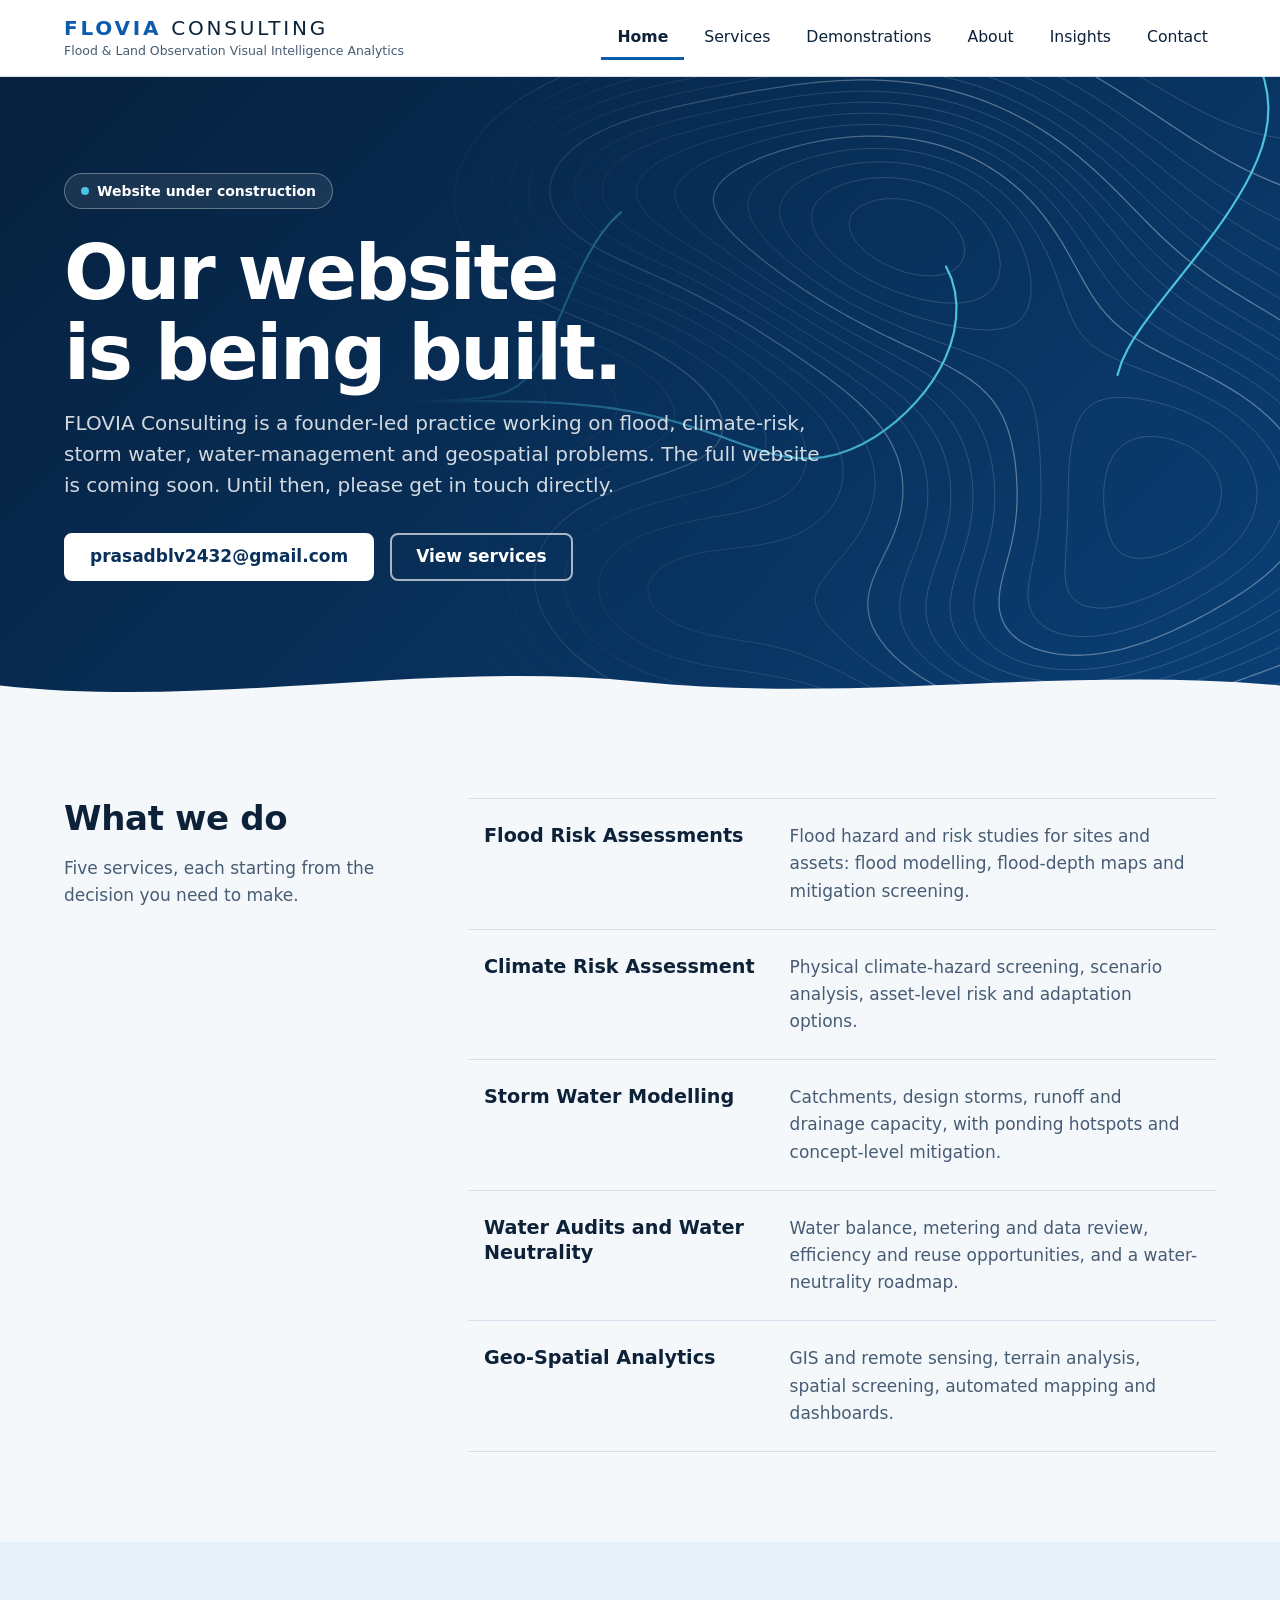
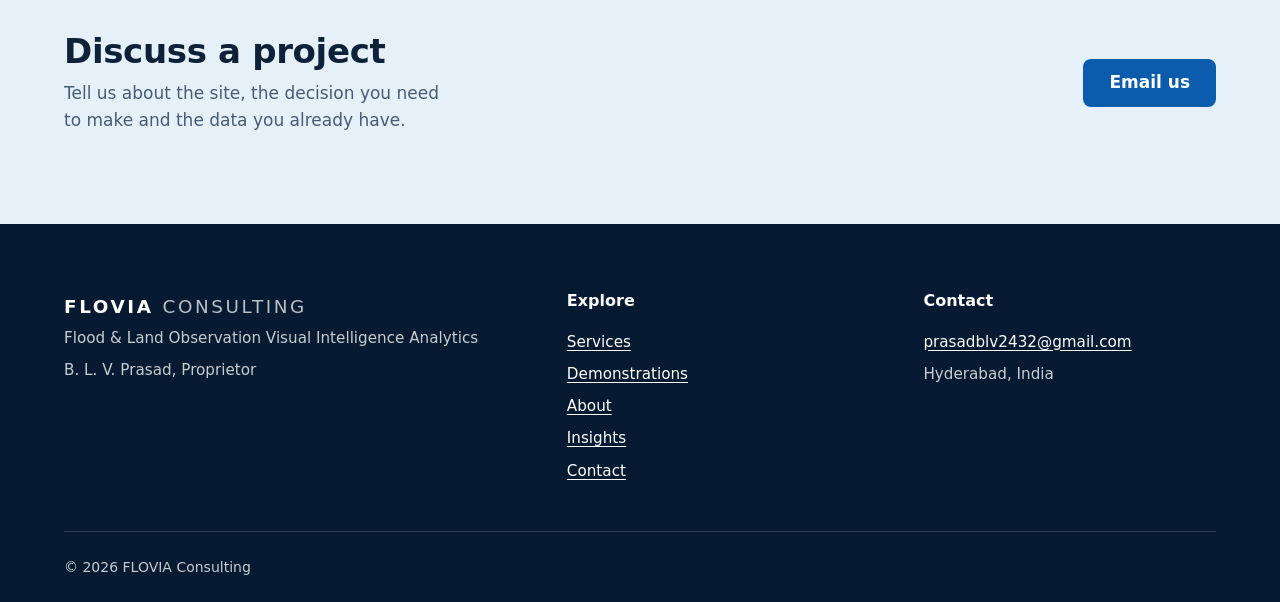
<file: index.html>
<!doctype html>
<html lang="en">
<head>
<meta charset="utf-8">
<meta name="viewport" content="width=device-width, initial-scale=1">
<title>FLOVIA Consulting | Website Under Construction</title>
<meta name="description" content="FLOVIA Consulting: flood risk assessments, climate risk assessment, storm water modelling, water audits and water neutrality, and geo-spatial analytics. Website under construction.">
<link rel="canonical" href="https://www.floviaconsulting.com/">
<meta name="theme-color" content="#0b5cad">
<!-- Placeholder favicon (lettermark). Replace with the FLOVIA logo when the file is available. -->
<link rel="icon" href="/assets/img/favicon.svg" type="image/svg+xml">
<link rel="stylesheet" href="/assets/css/site.css?v=2">
</head>
<body>
<a class="skip" href="#main">Skip to content</a>
<header class="site-header">
  <div class="wrap">
    <!-- LOGO SLOT: when the logo file is added at /assets/img/, replace the two text lines inside the link with
         <img src="/assets/img/logo.svg" alt="FLOVIA Consulting" height="40"> -->
    <a class="brand" href="/">
      <p class="wordmark">FLOVIA <span>Consulting</span></p>
      <p class="expansion">Flood &amp; Land Observation Visual Intelligence Analytics</p>
    </a>
    <nav class="main" aria-label="Main">
      <a href="/" aria-current="page">Home</a>
      <a href="/services/">Services</a>
      <a href="/demonstrations/">Demonstrations</a>
      <a href="/about/">About</a>
      <a href="/insights/">Insights</a>
      <a href="/contact/">Contact</a>
    </nav>
  </div>
</header>

<main id="main">
  <section class="hero hero--home">
    <div class="wrap">
      <span class="status" role="status">Website under construction</span>
      <h1>Our website is being built.</h1>
      <p class="lede">FLOVIA Consulting is a founder-led practice working on flood, climate-risk, storm water, water-management and geospatial problems. The full website is coming soon. Until then, please get in touch directly.</p>
      <div class="actions">
        <a class="btn btn-primary" href="mailto:prasadblv2432@gmail.com?subject=Project%20enquiry%20-%20FLOVIA%20Consulting">prasadblv2432@gmail.com</a>
        <a class="btn btn-secondary" href="/services/">View services</a>
      </div>
    </div>
    <svg class="hero-wave" viewBox="0 0 1440 56" preserveAspectRatio="none" aria-hidden="true"><path d="M0 30 C240 56 480 2 720 26 C960 50 1200 8 1440 30 V56 H0 Z"/></svg>
  </section>
  <section class="section" aria-labelledby="svc-h">
    <div class="wrap split">
      <div>
        <h2 id="svc-h">What we do</h2>
        <p>Five services, each starting from the decision you need to make.</p>
      </div>
      <ul class="svc-list">
        <li><a href="/services/flood-risk-assessments.html"><span class="svc-name">Flood Risk Assessments</span><span class="svc-desc">Flood hazard and risk studies for sites and assets: flood modelling, flood-depth maps and mitigation screening.</span></a></li>
        <li><a href="/services/climate-risk-assessment.html"><span class="svc-name">Climate Risk Assessment</span><span class="svc-desc">Physical climate-hazard screening, scenario analysis, asset-level risk and adaptation options.</span></a></li>
        <li><a href="/services/storm-water-modelling.html"><span class="svc-name">Storm Water Modelling</span><span class="svc-desc">Catchments, design storms, runoff and drainage capacity, with ponding hotspots and concept-level mitigation.</span></a></li>
        <li><a href="/services/water-audits-and-water-neutrality.html"><span class="svc-name">Water Audits and Water Neutrality</span><span class="svc-desc">Water balance, metering and data review, efficiency and reuse opportunities, and a water-neutrality roadmap.</span></a></li>
        <li><a href="/services/geo-spatial-analytics.html"><span class="svc-name">Geo-Spatial Analytics</span><span class="svc-desc">GIS and remote sensing, terrain analysis, spatial screening, automated mapping and dashboards.</span></a></li>
      </ul>
    </div>
  </section>
  <section class="section band" aria-labelledby="cta-h">
    <div class="wrap cta">
      <div>
        <h2 id="cta-h">Discuss a project</h2>
        <p>Tell us about the site, the decision you need to make and the data you already have.</p>
      </div>
      <div><a class="btn btn-primary" href="mailto:prasadblv2432@gmail.com?subject=Project%20enquiry%20-%20FLOVIA%20Consulting">Email us</a></div>
    </div>
  </section>
</main>

<footer class="site-footer">
  <div class="wrap">
    <div class="footer-grid">
      <div>
        <p class="wordmark">FLOVIA <span>Consulting</span></p>
        <p>Flood &amp; Land Observation Visual Intelligence Analytics</p>
        <p>B. L. V. Prasad, Proprietor</p>
      </div>
      <div>
        <h2>Explore</h2>
        <ul>
          <li><a href="/services/">Services</a></li>
          <li><a href="/demonstrations/">Demonstrations</a></li>
          <li><a href="/about/">About</a></li>
          <li><a href="/insights/">Insights</a></li>
          <li><a href="/contact/">Contact</a></li>
        </ul>
      </div>
      <div>
        <h2>Contact</h2>
        <ul>
          <li><a href="mailto:prasadblv2432@gmail.com">prasadblv2432@gmail.com</a></li>
          <li>Hyderabad, India</li>
        </ul>
      </div>
    </div>
    <div class="footer-base">
      <p>&copy; 2026 FLOVIA Consulting</p>
    </div>
  </div>
</footer>
</body>
</html>
</file>
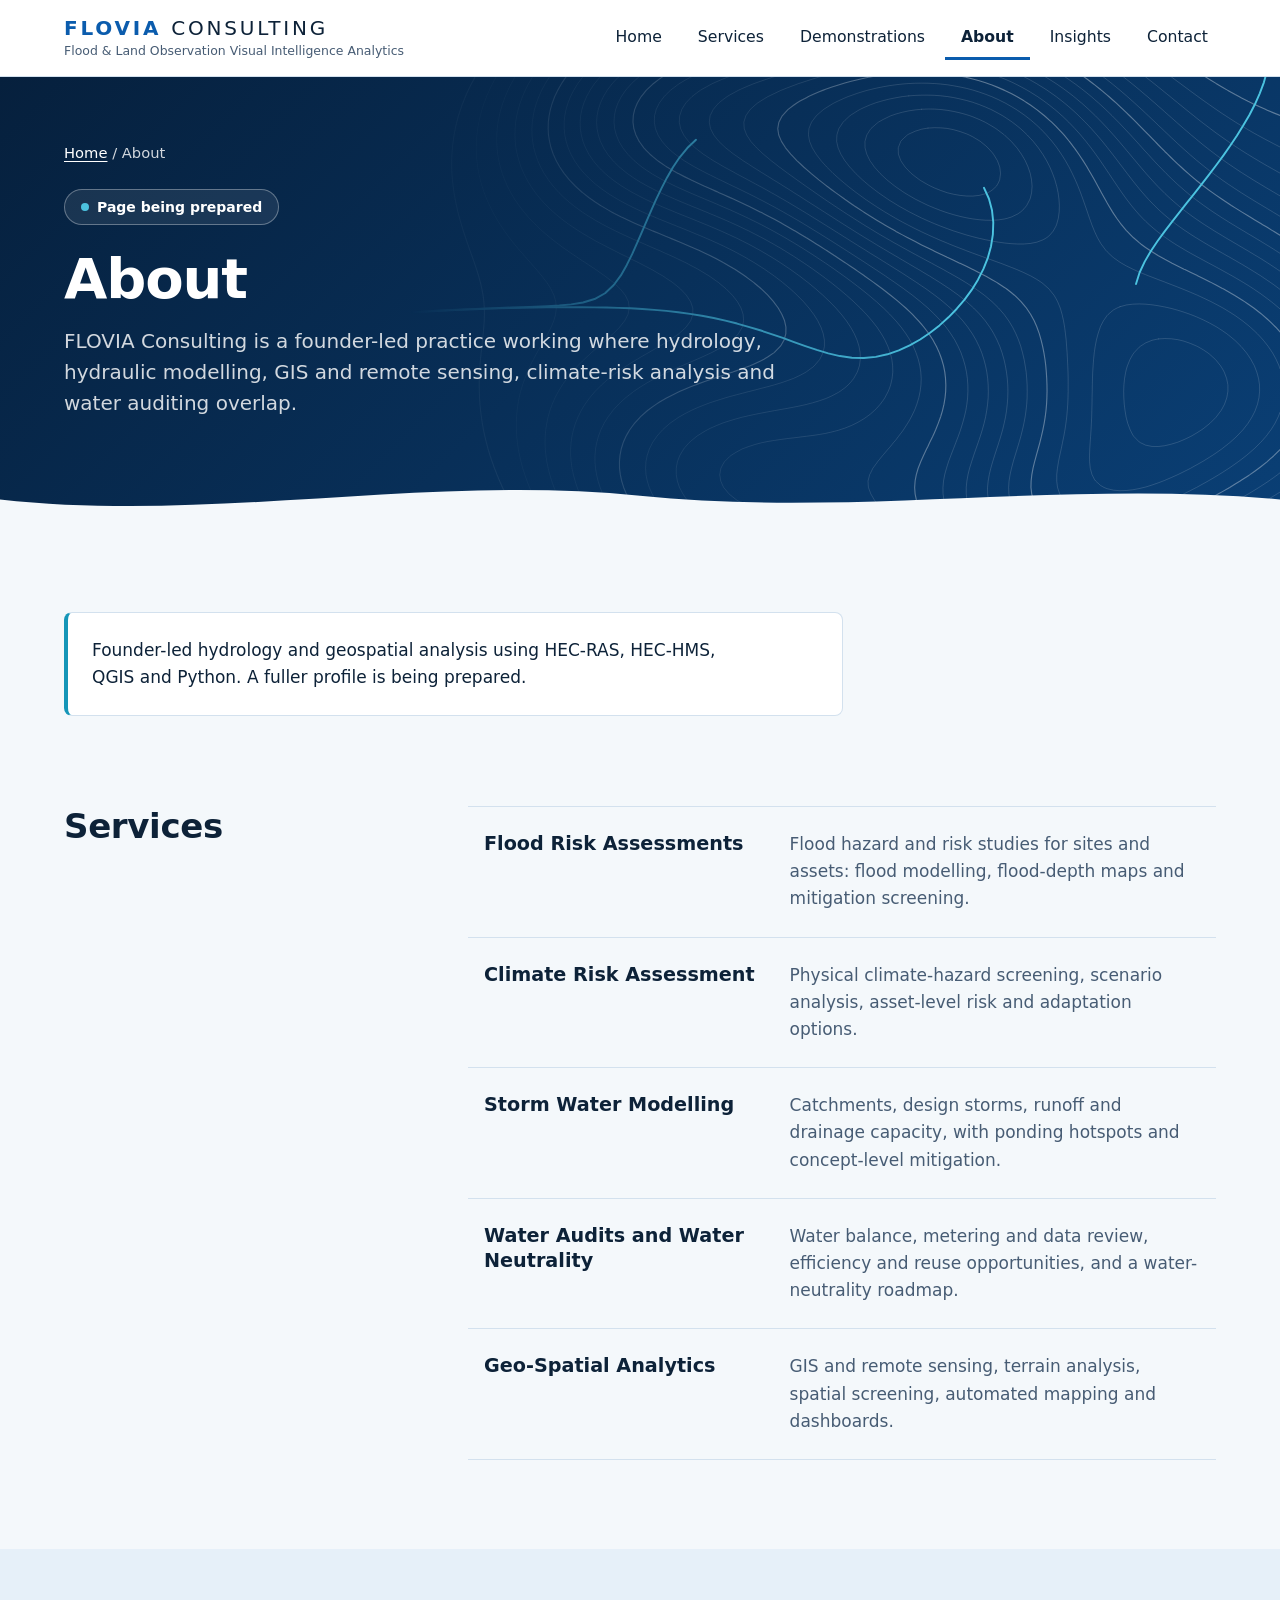
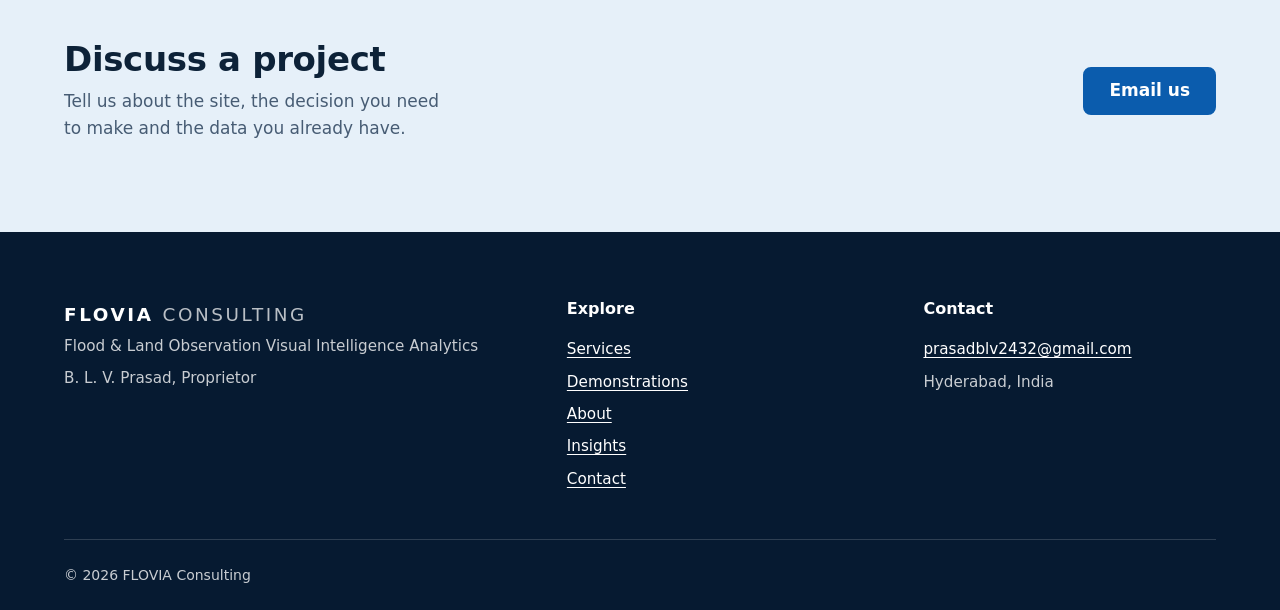
<file: about/index.html>
<!doctype html>
<html lang="en">
<head>
<meta charset="utf-8">
<meta name="viewport" content="width=device-width, initial-scale=1">
<title>About | FLOVIA Consulting</title>
<meta name="description" content="About FLOVIA Consulting and its proprietor, B. L. V. Prasad.">
<!-- Template page: hidden from search engines until real content is added. Remove this line when the page is filled. -->
<meta name="robots" content="noindex,nofollow">
<link rel="canonical" href="https://www.floviaconsulting.com/about/">
<meta name="theme-color" content="#0b5cad">
<!-- Placeholder favicon (lettermark). Replace with the FLOVIA logo when the file is available. -->
<link rel="icon" href="/assets/img/favicon.svg" type="image/svg+xml">
<link rel="stylesheet" href="/assets/css/site.css?v=2">
</head>
<body>
<a class="skip" href="#main">Skip to content</a>
<header class="site-header">
  <div class="wrap">
    <!-- LOGO SLOT: when the logo file is added at /assets/img/, replace the two text lines inside the link with
         <img src="/assets/img/logo.svg" alt="FLOVIA Consulting" height="40"> -->
    <a class="brand" href="/">
      <p class="wordmark">FLOVIA <span>Consulting</span></p>
      <p class="expansion">Flood &amp; Land Observation Visual Intelligence Analytics</p>
    </a>
    <nav class="main" aria-label="Main">
      <a href="/">Home</a>
      <a href="/services/">Services</a>
      <a href="/demonstrations/">Demonstrations</a>
      <a href="/about/" aria-current="page">About</a>
      <a href="/insights/">Insights</a>
      <a href="/contact/">Contact</a>
    </nav>
  </div>
</header>
<!--
  About. Use capability language only. Add credentials, memberships or registrations only after the owner
  confirms exact wording and evidence (see Master Context sections 2 and 31).
-->

<main id="main">
  <section class="hero">
    <div class="wrap">
      <nav class="crumb" aria-label="Breadcrumb"><a href="/">Home</a> / About</nav>
      <span class="status">Page being prepared</span>
      <h1>About</h1>
      <p class="lede">FLOVIA Consulting is a founder-led practice working where hydrology, hydraulic modelling, GIS and remote sensing, climate-risk analysis and water auditing overlap.</p>
    </div>
    <svg class="hero-wave" viewBox="0 0 1440 56" preserveAspectRatio="none" aria-hidden="true"><path d="M0 30 C240 56 480 2 720 26 C960 50 1200 8 1440 30 V56 H0 Z"/></svg>
  </section>
  <section class="section" aria-label="Status">
    <div class="wrap">
      <div class="notice"><p>Founder-led hydrology and geospatial analysis using HEC-RAS, HEC-HMS, QGIS and Python. A fuller profile is being prepared.</p></div>
    </div>
  </section>
  <section class="section" aria-labelledby="svc-h">
    <div class="wrap split">
      <div>
        <h2 id="svc-h">Services</h2>
      </div>
      <ul class="svc-list">
        <li><a href="/services/flood-risk-assessments.html"><span class="svc-name">Flood Risk Assessments</span><span class="svc-desc">Flood hazard and risk studies for sites and assets: flood modelling, flood-depth maps and mitigation screening.</span></a></li>
        <li><a href="/services/climate-risk-assessment.html"><span class="svc-name">Climate Risk Assessment</span><span class="svc-desc">Physical climate-hazard screening, scenario analysis, asset-level risk and adaptation options.</span></a></li>
        <li><a href="/services/storm-water-modelling.html"><span class="svc-name">Storm Water Modelling</span><span class="svc-desc">Catchments, design storms, runoff and drainage capacity, with ponding hotspots and concept-level mitigation.</span></a></li>
        <li><a href="/services/water-audits-and-water-neutrality.html"><span class="svc-name">Water Audits and Water Neutrality</span><span class="svc-desc">Water balance, metering and data review, efficiency and reuse opportunities, and a water-neutrality roadmap.</span></a></li>
        <li><a href="/services/geo-spatial-analytics.html"><span class="svc-name">Geo-Spatial Analytics</span><span class="svc-desc">GIS and remote sensing, terrain analysis, spatial screening, automated mapping and dashboards.</span></a></li>
      </ul>
    </div>
  </section>
  <section class="section band" aria-labelledby="cta-h">
    <div class="wrap cta">
      <div>
        <h2 id="cta-h">Discuss a project</h2>
        <p>Tell us about the site, the decision you need to make and the data you already have.</p>
      </div>
      <div><a class="btn btn-primary" href="mailto:prasadblv2432@gmail.com?subject=Enquiry%20-%20FLOVIA%20Consulting">Email us</a></div>
    </div>
  </section>
</main>

<footer class="site-footer">
  <div class="wrap">
    <div class="footer-grid">
      <div>
        <p class="wordmark">FLOVIA <span>Consulting</span></p>
        <p>Flood &amp; Land Observation Visual Intelligence Analytics</p>
        <p>B. L. V. Prasad, Proprietor</p>
      </div>
      <div>
        <h2>Explore</h2>
        <ul>
          <li><a href="/services/">Services</a></li>
          <li><a href="/demonstrations/">Demonstrations</a></li>
          <li><a href="/about/">About</a></li>
          <li><a href="/insights/">Insights</a></li>
          <li><a href="/contact/">Contact</a></li>
        </ul>
      </div>
      <div>
        <h2>Contact</h2>
        <ul>
          <li><a href="mailto:prasadblv2432@gmail.com">prasadblv2432@gmail.com</a></li>
          <li>Hyderabad, India</li>
        </ul>
      </div>
    </div>
    <div class="footer-base">
      <p>&copy; 2026 FLOVIA Consulting</p>
    </div>
  </div>
</footer>
</body>
</html>
</file>
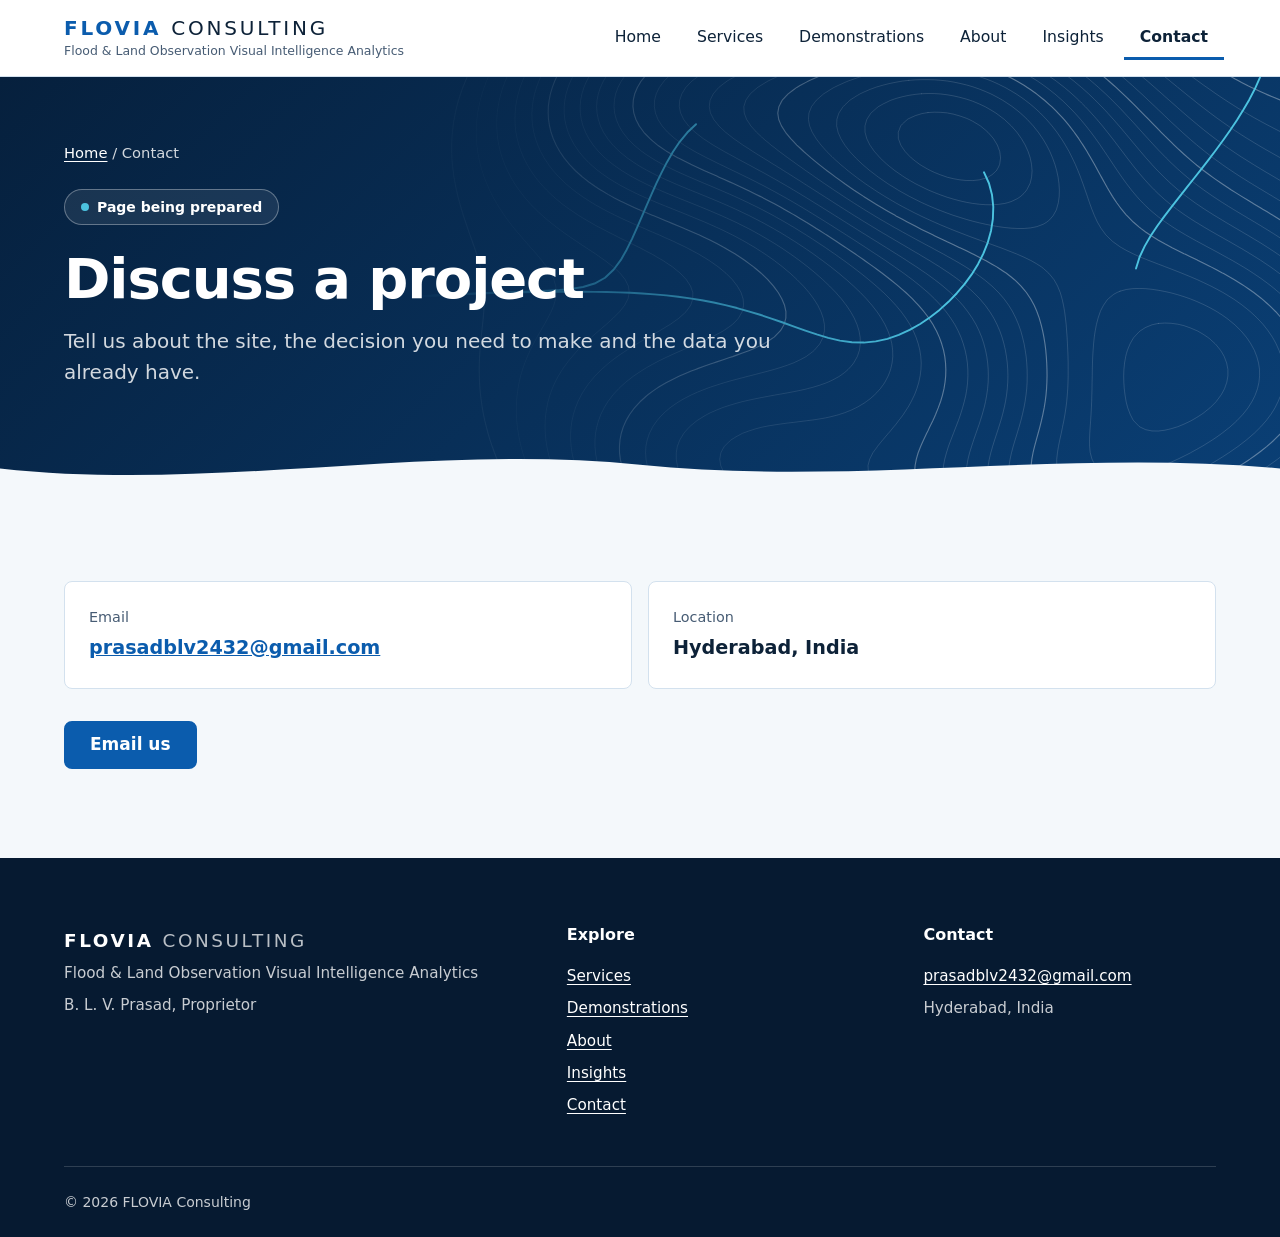
<file: contact/index.html>
<!doctype html>
<html lang="en">
<head>
<meta charset="utf-8">
<meta name="viewport" content="width=device-width, initial-scale=1">
<title>Contact | FLOVIA Consulting</title>
<meta name="description" content="Contact FLOVIA Consulting to discuss a flood, climate-risk, stormwater, water-audit or geospatial project.">
<!-- Template page: hidden from search engines until real content is added. Remove this line when the page is filled. -->
<meta name="robots" content="noindex,nofollow">
<link rel="canonical" href="https://www.floviaconsulting.com/contact/">
<meta name="theme-color" content="#0b5cad">
<!-- Placeholder favicon (lettermark). Replace with the FLOVIA logo when the file is available. -->
<link rel="icon" href="/assets/img/favicon.svg" type="image/svg+xml">
<link rel="stylesheet" href="/assets/css/site.css?v=2">
</head>
<body>
<a class="skip" href="#main">Skip to content</a>
<header class="site-header">
  <div class="wrap">
    <!-- LOGO SLOT: when the logo file is added at /assets/img/, replace the two text lines inside the link with
         <img src="/assets/img/logo.svg" alt="FLOVIA Consulting" height="40"> -->
    <a class="brand" href="/">
      <p class="wordmark">FLOVIA <span>Consulting</span></p>
      <p class="expansion">Flood &amp; Land Observation Visual Intelligence Analytics</p>
    </a>
    <nav class="main" aria-label="Main">
      <a href="/">Home</a>
      <a href="/services/">Services</a>
      <a href="/demonstrations/">Demonstrations</a>
      <a href="/about/">About</a>
      <a href="/insights/">Insights</a>
      <a href="/contact/" aria-current="page">Contact</a>
    </nav>
  </div>
</header>
<!--
  Contact. Location stays at city level. Switch to a domain email once a mailbox exists.
  Add an enquiry form (and a privacy notice) only when ready; a form service is needed because the site is static.
-->

<main id="main">
  <section class="hero">
    <div class="wrap">
      <nav class="crumb" aria-label="Breadcrumb"><a href="/">Home</a> / Contact</nav>
      <span class="status">Page being prepared</span>
      <h1>Discuss a project</h1>
      <p class="lede">Tell us about the site, the decision you need to make and the data you already have.</p>
    </div>
    <svg class="hero-wave" viewBox="0 0 1440 56" preserveAspectRatio="none" aria-hidden="true"><path d="M0 30 C240 56 480 2 720 26 C960 50 1200 8 1440 30 V56 H0 Z"/></svg>
  </section>
  <section class="section" aria-label="Contact details">
    <div class="wrap">
      <dl class="facts">
        <div><dt>Email</dt><dd><a href="mailto:prasadblv2432@gmail.com">prasadblv2432@gmail.com</a></dd></div>
        <div><dt>Location</dt><dd>Hyderabad, India</dd></div>
      </dl>
      <a class="btn btn-primary" href="mailto:prasadblv2432@gmail.com?subject=Project%20enquiry%20-%20FLOVIA%20Consulting">Email us</a>
    </div>
  </section>
</main>

<footer class="site-footer">
  <div class="wrap">
    <div class="footer-grid">
      <div>
        <p class="wordmark">FLOVIA <span>Consulting</span></p>
        <p>Flood &amp; Land Observation Visual Intelligence Analytics</p>
        <p>B. L. V. Prasad, Proprietor</p>
      </div>
      <div>
        <h2>Explore</h2>
        <ul>
          <li><a href="/services/">Services</a></li>
          <li><a href="/demonstrations/">Demonstrations</a></li>
          <li><a href="/about/">About</a></li>
          <li><a href="/insights/">Insights</a></li>
          <li><a href="/contact/">Contact</a></li>
        </ul>
      </div>
      <div>
        <h2>Contact</h2>
        <ul>
          <li><a href="mailto:prasadblv2432@gmail.com">prasadblv2432@gmail.com</a></li>
          <li>Hyderabad, India</li>
        </ul>
      </div>
    </div>
    <div class="footer-base">
      <p>&copy; 2026 FLOVIA Consulting</p>
    </div>
  </div>
</footer>
</body>
</html>
</file>
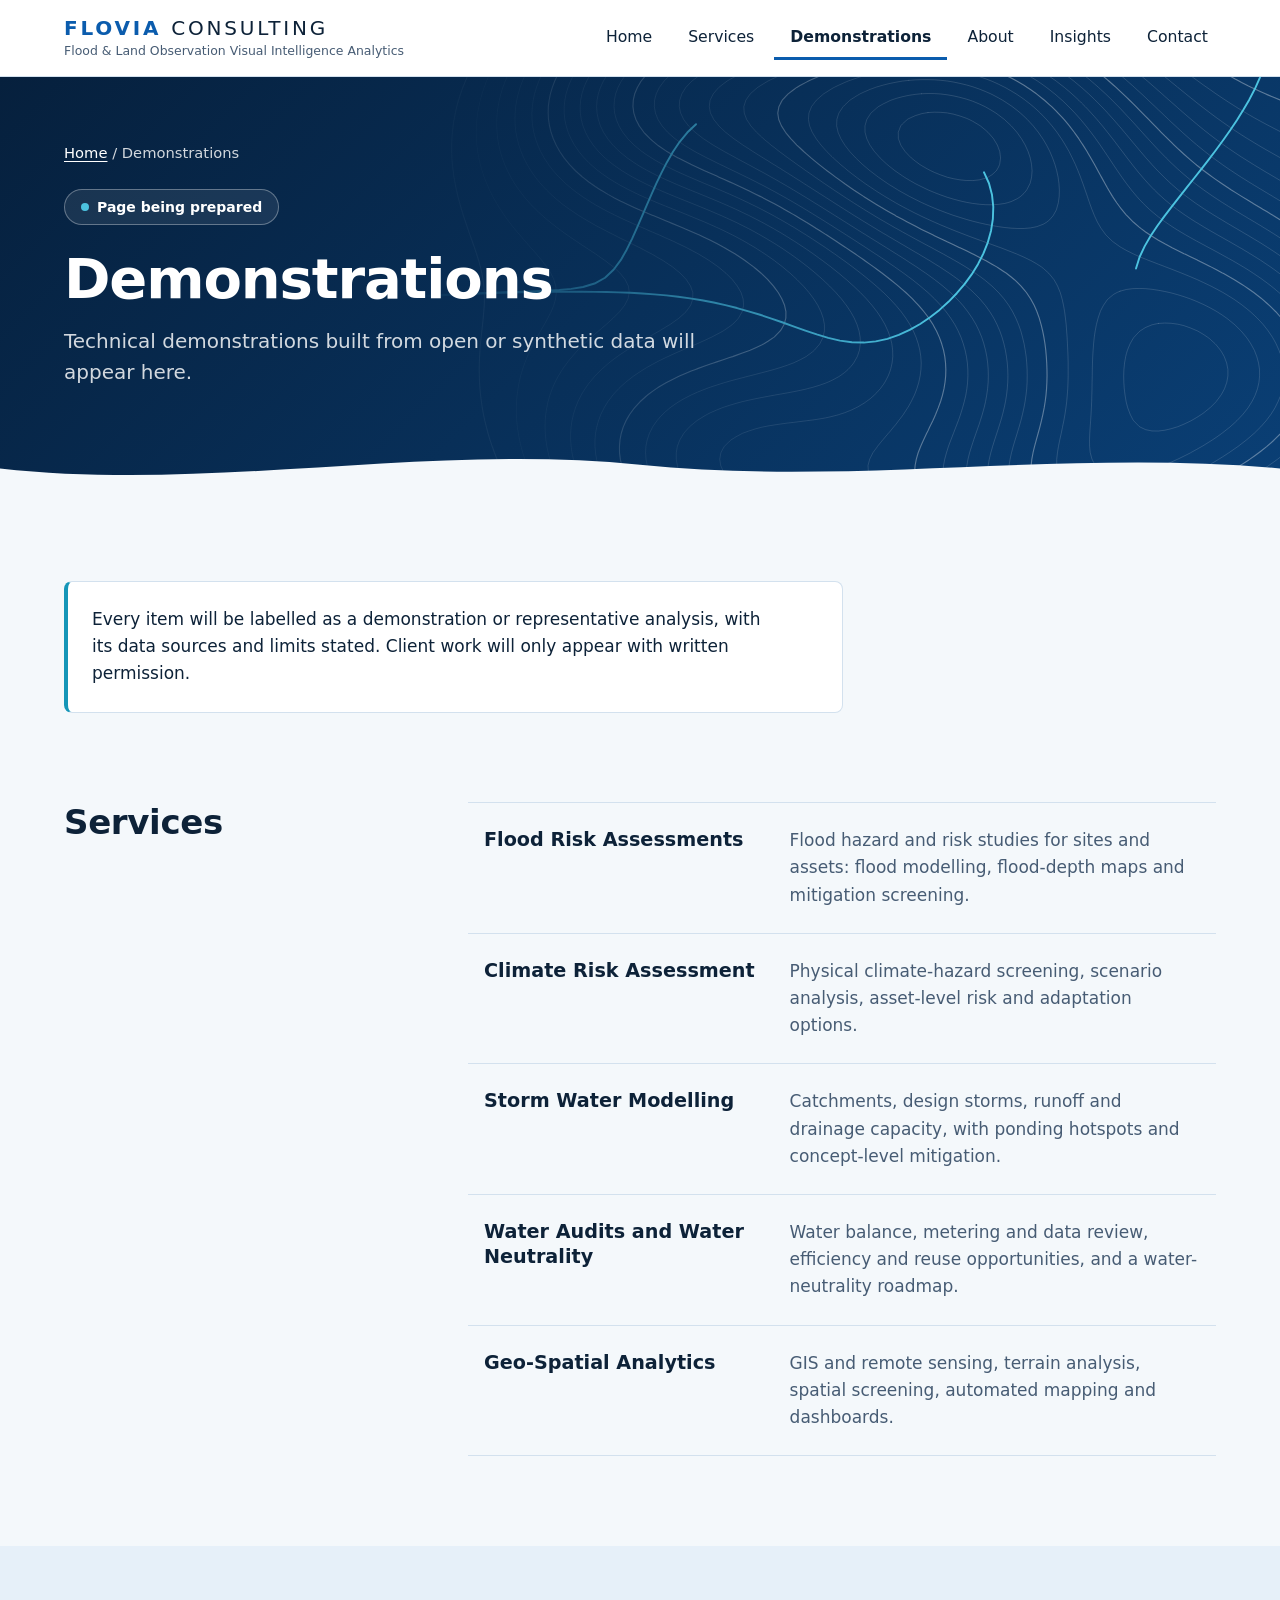
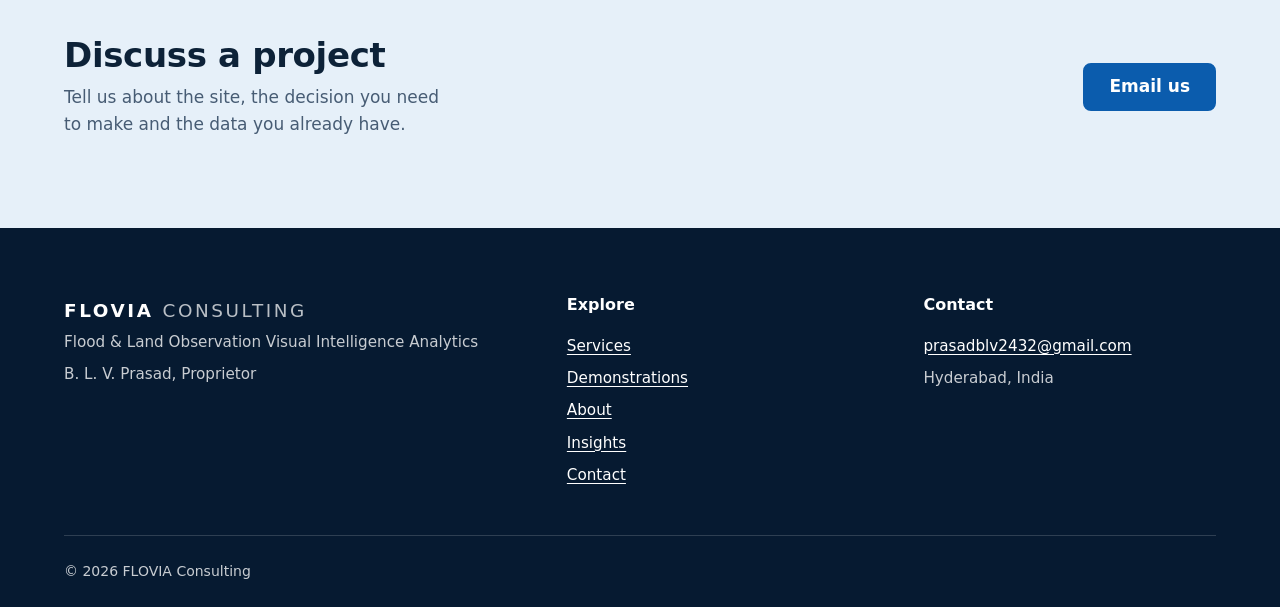
<file: demonstrations/index.html>
<!doctype html>
<html lang="en">
<head>
<meta charset="utf-8">
<meta name="viewport" content="width=device-width, initial-scale=1">
<title>Demonstrations | FLOVIA Consulting</title>
<meta name="description" content="Open-data technical demonstrations from FLOVIA Consulting.">
<!-- Template page: hidden from search engines until real content is added. Remove this line when the page is filled. -->
<meta name="robots" content="noindex,nofollow">
<link rel="canonical" href="https://www.floviaconsulting.com/demonstrations/">
<meta name="theme-color" content="#0b5cad">
<!-- Placeholder favicon (lettermark). Replace with the FLOVIA logo when the file is available. -->
<link rel="icon" href="/assets/img/favicon.svg" type="image/svg+xml">
<link rel="stylesheet" href="/assets/css/site.css?v=2">
</head>
<body>
<a class="skip" href="#main">Skip to content</a>
<header class="site-header">
  <div class="wrap">
    <!-- LOGO SLOT: when the logo file is added at /assets/img/, replace the two text lines inside the link with
         <img src="/assets/img/logo.svg" alt="FLOVIA Consulting" height="40"> -->
    <a class="brand" href="/">
      <p class="wordmark">FLOVIA <span>Consulting</span></p>
      <p class="expansion">Flood &amp; Land Observation Visual Intelligence Analytics</p>
    </a>
    <nav class="main" aria-label="Main">
      <a href="/">Home</a>
      <a href="/services/">Services</a>
      <a href="/demonstrations/" aria-current="page">Demonstrations</a>
      <a href="/about/">About</a>
      <a href="/insights/">Insights</a>
      <a href="/contact/">Contact</a>
    </nav>
  </div>
</header>
<!--
  Demonstrations. Publish only: academic research clearly labelled as research; open-data demonstrations;
  synthetic or example studies; prior experience at generic capability level where confidentiality and IP rules allow.
  Never label employer or client work as a FLOVIA project.
-->

<main id="main">
  <section class="hero">
    <div class="wrap">
      <nav class="crumb" aria-label="Breadcrumb"><a href="/">Home</a> / Demonstrations</nav>
      <span class="status">Page being prepared</span>
      <h1>Demonstrations</h1>
      <p class="lede">Technical demonstrations built from open or synthetic data will appear here.</p>
    </div>
    <svg class="hero-wave" viewBox="0 0 1440 56" preserveAspectRatio="none" aria-hidden="true"><path d="M0 30 C240 56 480 2 720 26 C960 50 1200 8 1440 30 V56 H0 Z"/></svg>
  </section>
  <section class="section" aria-label="Status">
    <div class="wrap">
      <div class="notice"><p>Every item will be labelled as a demonstration or representative analysis, with its data sources and limits stated. Client work will only appear with written permission.</p></div>
    </div>
  </section>
  <section class="section" aria-labelledby="svc-h">
    <div class="wrap split">
      <div>
        <h2 id="svc-h">Services</h2>
      </div>
      <ul class="svc-list">
        <li><a href="/services/flood-risk-assessments.html"><span class="svc-name">Flood Risk Assessments</span><span class="svc-desc">Flood hazard and risk studies for sites and assets: flood modelling, flood-depth maps and mitigation screening.</span></a></li>
        <li><a href="/services/climate-risk-assessment.html"><span class="svc-name">Climate Risk Assessment</span><span class="svc-desc">Physical climate-hazard screening, scenario analysis, asset-level risk and adaptation options.</span></a></li>
        <li><a href="/services/storm-water-modelling.html"><span class="svc-name">Storm Water Modelling</span><span class="svc-desc">Catchments, design storms, runoff and drainage capacity, with ponding hotspots and concept-level mitigation.</span></a></li>
        <li><a href="/services/water-audits-and-water-neutrality.html"><span class="svc-name">Water Audits and Water Neutrality</span><span class="svc-desc">Water balance, metering and data review, efficiency and reuse opportunities, and a water-neutrality roadmap.</span></a></li>
        <li><a href="/services/geo-spatial-analytics.html"><span class="svc-name">Geo-Spatial Analytics</span><span class="svc-desc">GIS and remote sensing, terrain analysis, spatial screening, automated mapping and dashboards.</span></a></li>
      </ul>
    </div>
  </section>
  <section class="section band" aria-labelledby="cta-h">
    <div class="wrap cta">
      <div>
        <h2 id="cta-h">Discuss a project</h2>
        <p>Tell us about the site, the decision you need to make and the data you already have.</p>
      </div>
      <div><a class="btn btn-primary" href="mailto:prasadblv2432@gmail.com?subject=Project%20enquiry%20-%20FLOVIA%20Consulting">Email us</a></div>
    </div>
  </section>
</main>

<footer class="site-footer">
  <div class="wrap">
    <div class="footer-grid">
      <div>
        <p class="wordmark">FLOVIA <span>Consulting</span></p>
        <p>Flood &amp; Land Observation Visual Intelligence Analytics</p>
        <p>B. L. V. Prasad, Proprietor</p>
      </div>
      <div>
        <h2>Explore</h2>
        <ul>
          <li><a href="/services/">Services</a></li>
          <li><a href="/demonstrations/">Demonstrations</a></li>
          <li><a href="/about/">About</a></li>
          <li><a href="/insights/">Insights</a></li>
          <li><a href="/contact/">Contact</a></li>
        </ul>
      </div>
      <div>
        <h2>Contact</h2>
        <ul>
          <li><a href="mailto:prasadblv2432@gmail.com">prasadblv2432@gmail.com</a></li>
          <li>Hyderabad, India</li>
        </ul>
      </div>
    </div>
    <div class="footer-base">
      <p>&copy; 2026 FLOVIA Consulting</p>
    </div>
  </div>
</footer>
</body>
</html>
</file>
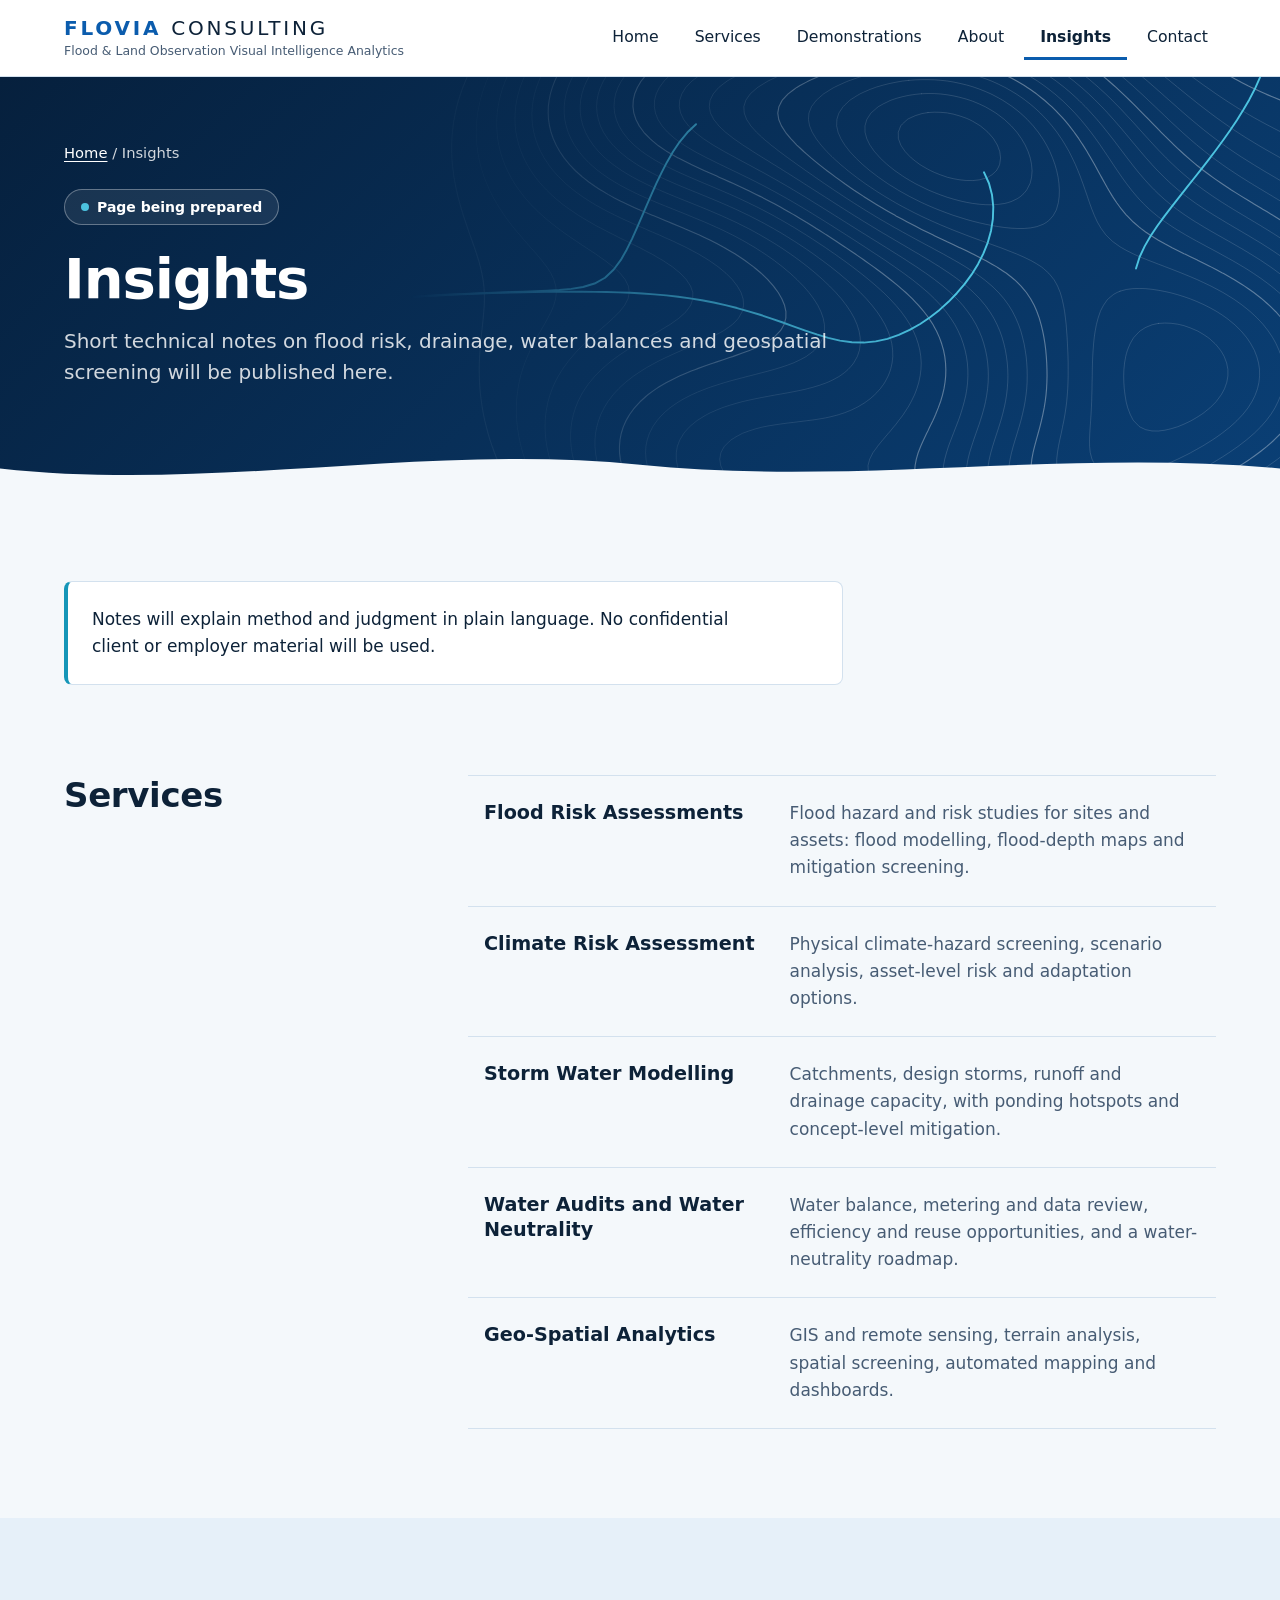
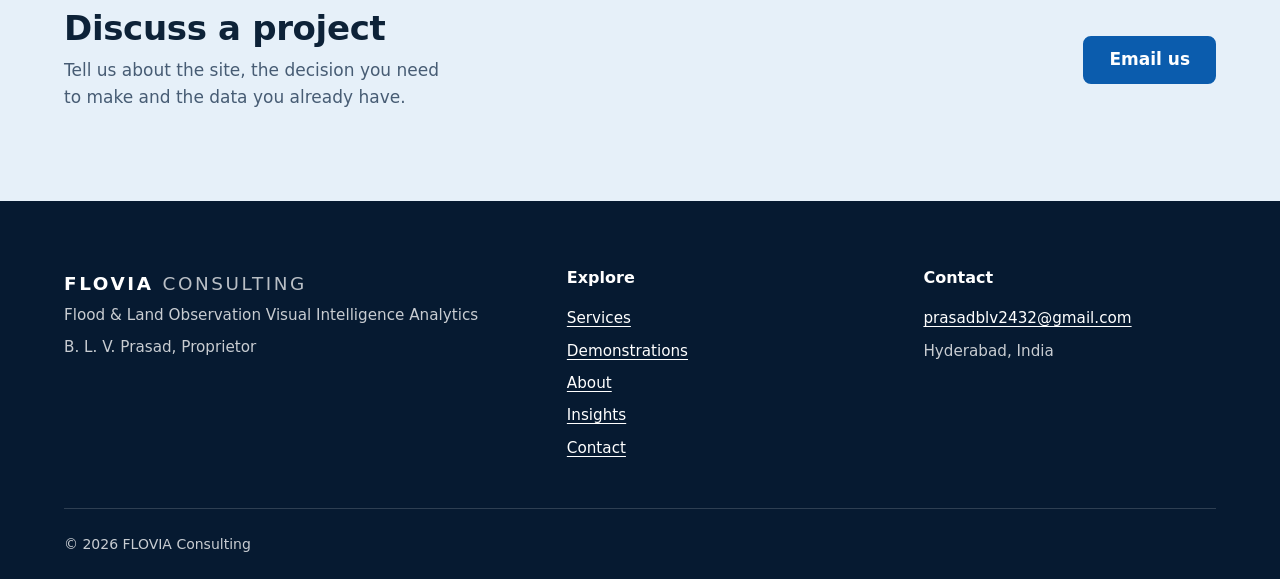
<file: insights/index.html>
<!doctype html>
<html lang="en">
<head>
<meta charset="utf-8">
<meta name="viewport" content="width=device-width, initial-scale=1">
<title>Insights | FLOVIA Consulting</title>
<meta name="description" content="Technical notes on flood, stormwater, water-audit and geospatial practice from FLOVIA Consulting.">
<!-- Template page: hidden from search engines until real content is added. Remove this line when the page is filled. -->
<meta name="robots" content="noindex,nofollow">
<link rel="canonical" href="https://www.floviaconsulting.com/insights/">
<meta name="theme-color" content="#0b5cad">
<!-- Placeholder favicon (lettermark). Replace with the FLOVIA logo when the file is available. -->
<link rel="icon" href="/assets/img/favicon.svg" type="image/svg+xml">
<link rel="stylesheet" href="/assets/css/site.css?v=2">
</head>
<body>
<a class="skip" href="#main">Skip to content</a>
<header class="site-header">
  <div class="wrap">
    <!-- LOGO SLOT: when the logo file is added at /assets/img/, replace the two text lines inside the link with
         <img src="/assets/img/logo.svg" alt="FLOVIA Consulting" height="40"> -->
    <a class="brand" href="/">
      <p class="wordmark">FLOVIA <span>Consulting</span></p>
      <p class="expansion">Flood &amp; Land Observation Visual Intelligence Analytics</p>
    </a>
    <nav class="main" aria-label="Main">
      <a href="/">Home</a>
      <a href="/services/">Services</a>
      <a href="/demonstrations/">Demonstrations</a>
      <a href="/about/">About</a>
      <a href="/insights/" aria-current="page">Insights</a>
      <a href="/contact/">Contact</a>
    </nav>
  </div>
</header>
<!--
  Insights. Topic ideas are listed in Master Context section 18. One idea per article, one strong page each.
-->

<main id="main">
  <section class="hero">
    <div class="wrap">
      <nav class="crumb" aria-label="Breadcrumb"><a href="/">Home</a> / Insights</nav>
      <span class="status">Page being prepared</span>
      <h1>Insights</h1>
      <p class="lede">Short technical notes on flood risk, drainage, water balances and geospatial screening will be published here.</p>
    </div>
    <svg class="hero-wave" viewBox="0 0 1440 56" preserveAspectRatio="none" aria-hidden="true"><path d="M0 30 C240 56 480 2 720 26 C960 50 1200 8 1440 30 V56 H0 Z"/></svg>
  </section>
  <section class="section" aria-label="Status">
    <div class="wrap">
      <div class="notice"><p>Notes will explain method and judgment in plain language. No confidential client or employer material will be used.</p></div>
    </div>
  </section>
  <section class="section" aria-labelledby="svc-h">
    <div class="wrap split">
      <div>
        <h2 id="svc-h">Services</h2>
      </div>
      <ul class="svc-list">
        <li><a href="/services/flood-risk-assessments.html"><span class="svc-name">Flood Risk Assessments</span><span class="svc-desc">Flood hazard and risk studies for sites and assets: flood modelling, flood-depth maps and mitigation screening.</span></a></li>
        <li><a href="/services/climate-risk-assessment.html"><span class="svc-name">Climate Risk Assessment</span><span class="svc-desc">Physical climate-hazard screening, scenario analysis, asset-level risk and adaptation options.</span></a></li>
        <li><a href="/services/storm-water-modelling.html"><span class="svc-name">Storm Water Modelling</span><span class="svc-desc">Catchments, design storms, runoff and drainage capacity, with ponding hotspots and concept-level mitigation.</span></a></li>
        <li><a href="/services/water-audits-and-water-neutrality.html"><span class="svc-name">Water Audits and Water Neutrality</span><span class="svc-desc">Water balance, metering and data review, efficiency and reuse opportunities, and a water-neutrality roadmap.</span></a></li>
        <li><a href="/services/geo-spatial-analytics.html"><span class="svc-name">Geo-Spatial Analytics</span><span class="svc-desc">GIS and remote sensing, terrain analysis, spatial screening, automated mapping and dashboards.</span></a></li>
      </ul>
    </div>
  </section>
  <section class="section band" aria-labelledby="cta-h">
    <div class="wrap cta">
      <div>
        <h2 id="cta-h">Discuss a project</h2>
        <p>Tell us about the site, the decision you need to make and the data you already have.</p>
      </div>
      <div><a class="btn btn-primary" href="mailto:prasadblv2432@gmail.com?subject=Enquiry%20-%20FLOVIA%20Consulting">Email us</a></div>
    </div>
  </section>
</main>

<footer class="site-footer">
  <div class="wrap">
    <div class="footer-grid">
      <div>
        <p class="wordmark">FLOVIA <span>Consulting</span></p>
        <p>Flood &amp; Land Observation Visual Intelligence Analytics</p>
        <p>B. L. V. Prasad, Proprietor</p>
      </div>
      <div>
        <h2>Explore</h2>
        <ul>
          <li><a href="/services/">Services</a></li>
          <li><a href="/demonstrations/">Demonstrations</a></li>
          <li><a href="/about/">About</a></li>
          <li><a href="/insights/">Insights</a></li>
          <li><a href="/contact/">Contact</a></li>
        </ul>
      </div>
      <div>
        <h2>Contact</h2>
        <ul>
          <li><a href="mailto:prasadblv2432@gmail.com">prasadblv2432@gmail.com</a></li>
          <li>Hyderabad, India</li>
        </ul>
      </div>
    </div>
    <div class="footer-base">
      <p>&copy; 2026 FLOVIA Consulting</p>
    </div>
  </div>
</footer>
</body>
</html>
</file>
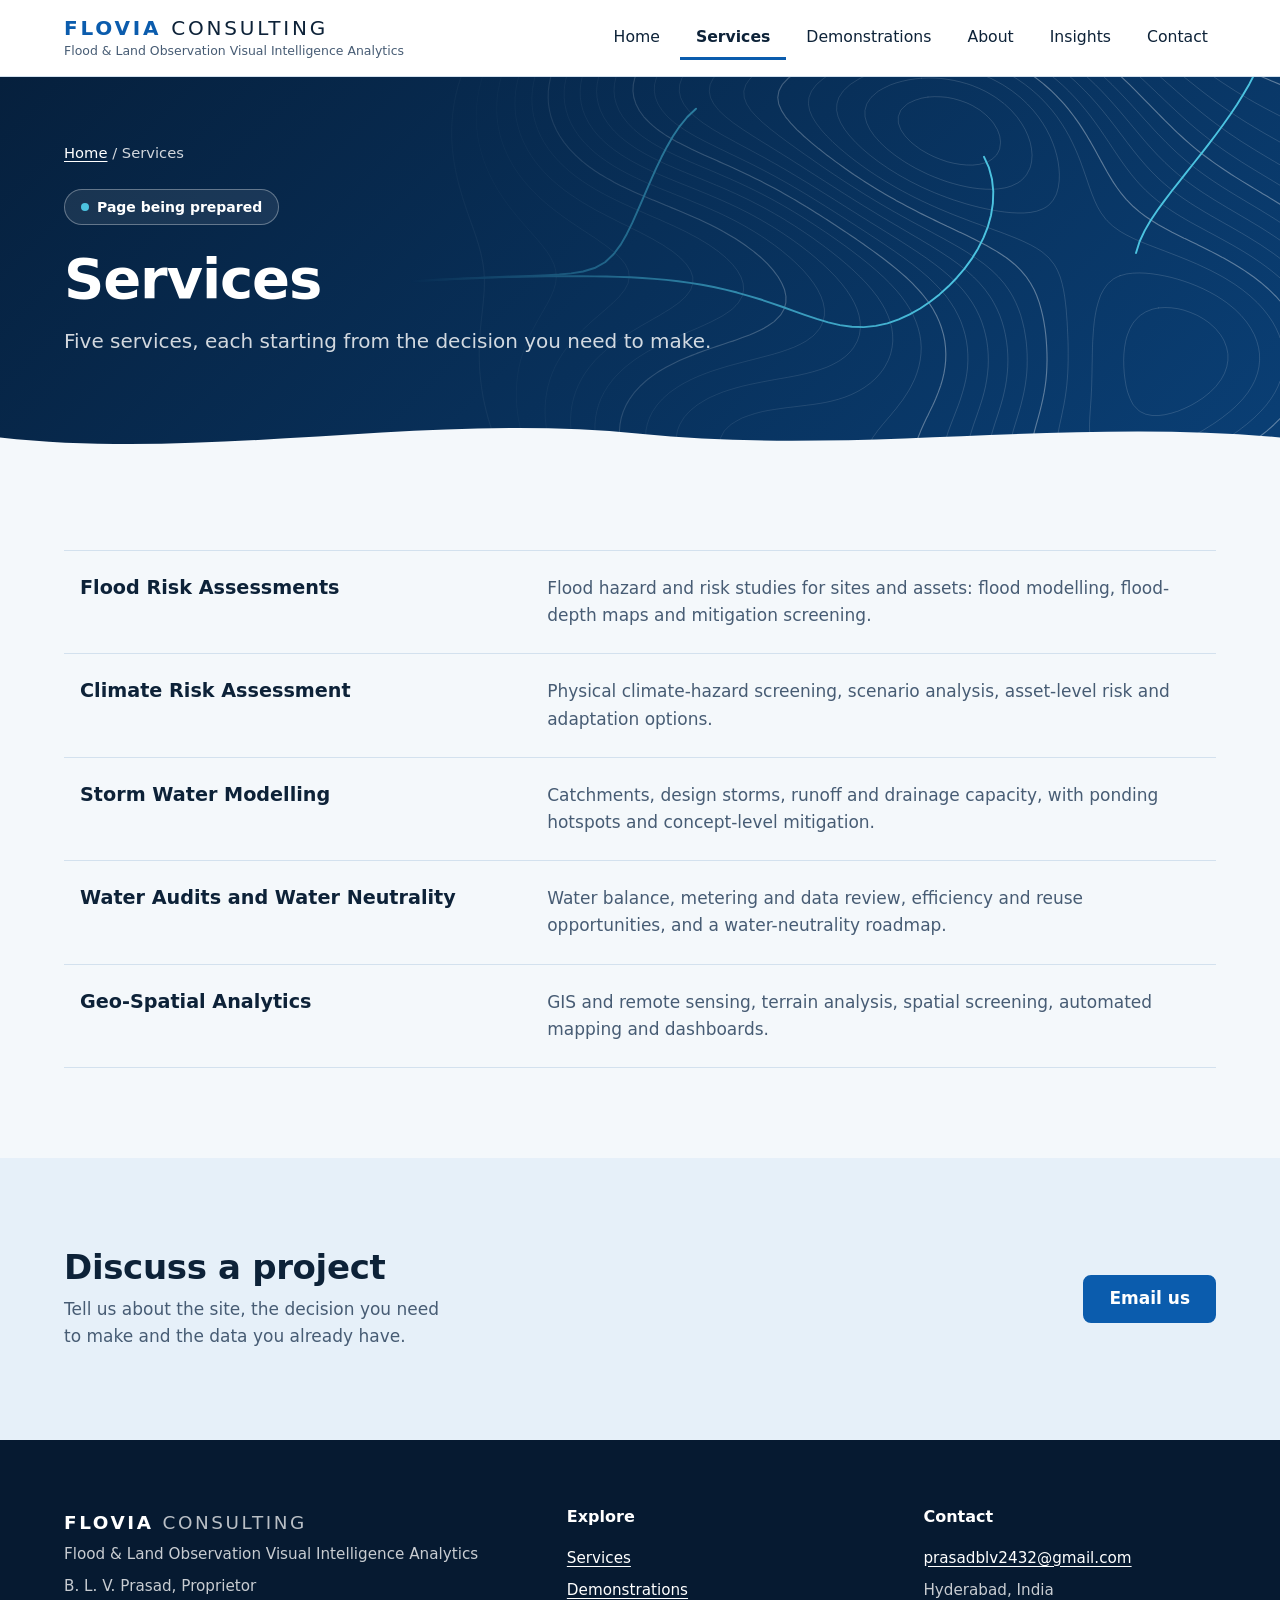
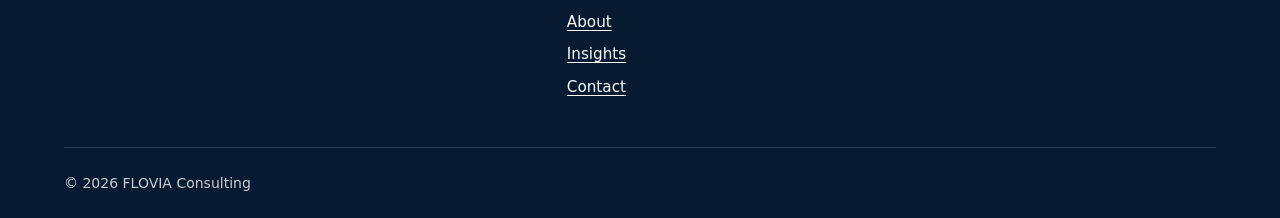
<file: services/index.html>
<!doctype html>
<html lang="en">
<head>
<meta charset="utf-8">
<meta name="viewport" content="width=device-width, initial-scale=1">
<title>Services | FLOVIA Consulting</title>
<meta name="description" content="FLOVIA Consulting services: flood risk, climate risk, storm water modelling, water audits and water neutrality, and geo-spatial analytics.">
<!-- Template page: hidden from search engines until real content is added. Remove this line when the page is filled. -->
<meta name="robots" content="noindex,nofollow">
<link rel="canonical" href="https://www.floviaconsulting.com/services/">
<meta name="theme-color" content="#0b5cad">
<!-- Placeholder favicon (lettermark). Replace with the FLOVIA logo when the file is available. -->
<link rel="icon" href="/assets/img/favicon.svg" type="image/svg+xml">
<link rel="stylesheet" href="/assets/css/site.css?v=2">
</head>
<body>
<a class="skip" href="#main">Skip to content</a>
<header class="site-header">
  <div class="wrap">
    <!-- LOGO SLOT: when the logo file is added at /assets/img/, replace the two text lines inside the link with
         <img src="/assets/img/logo.svg" alt="FLOVIA Consulting" height="40"> -->
    <a class="brand" href="/">
      <p class="wordmark">FLOVIA <span>Consulting</span></p>
      <p class="expansion">Flood &amp; Land Observation Visual Intelligence Analytics</p>
    </a>
    <nav class="main" aria-label="Main">
      <a href="/">Home</a>
      <a href="/services/" aria-current="page">Services</a>
      <a href="/demonstrations/">Demonstrations</a>
      <a href="/about/">About</a>
      <a href="/insights/">Insights</a>
      <a href="/contact/">Contact</a>
    </nav>
  </div>
</header>
<!--
  Services overview. Keep the five names and this order exactly as approved in the Master Context.
-->

<main id="main">
  <section class="hero">
    <div class="wrap">
      <nav class="crumb" aria-label="Breadcrumb"><a href="/">Home</a> / Services</nav>
      <span class="status">Page being prepared</span>
      <h1>Services</h1>
      <p class="lede">Five services, each starting from the decision you need to make.</p>
    </div>
    <svg class="hero-wave" viewBox="0 0 1440 56" preserveAspectRatio="none" aria-hidden="true"><path d="M0 30 C240 56 480 2 720 26 C960 50 1200 8 1440 30 V56 H0 Z"/></svg>
  </section>
  <section class="section" aria-label="Services">
    <div class="wrap">
      <ul class="svc-list">
        <li><a href="/services/flood-risk-assessments.html"><span class="svc-name">Flood Risk Assessments</span><span class="svc-desc">Flood hazard and risk studies for sites and assets: flood modelling, flood-depth maps and mitigation screening.</span></a></li>
        <li><a href="/services/climate-risk-assessment.html"><span class="svc-name">Climate Risk Assessment</span><span class="svc-desc">Physical climate-hazard screening, scenario analysis, asset-level risk and adaptation options.</span></a></li>
        <li><a href="/services/storm-water-modelling.html"><span class="svc-name">Storm Water Modelling</span><span class="svc-desc">Catchments, design storms, runoff and drainage capacity, with ponding hotspots and concept-level mitigation.</span></a></li>
        <li><a href="/services/water-audits-and-water-neutrality.html"><span class="svc-name">Water Audits and Water Neutrality</span><span class="svc-desc">Water balance, metering and data review, efficiency and reuse opportunities, and a water-neutrality roadmap.</span></a></li>
        <li><a href="/services/geo-spatial-analytics.html"><span class="svc-name">Geo-Spatial Analytics</span><span class="svc-desc">GIS and remote sensing, terrain analysis, spatial screening, automated mapping and dashboards.</span></a></li>
      </ul>
    </div>
  </section>
  <section class="section band" aria-labelledby="cta-h">
    <div class="wrap cta">
      <div>
        <h2 id="cta-h">Discuss a project</h2>
        <p>Tell us about the site, the decision you need to make and the data you already have.</p>
      </div>
      <div><a class="btn btn-primary" href="mailto:prasadblv2432@gmail.com?subject=Project%20enquiry%20-%20FLOVIA%20Consulting">Email us</a></div>
    </div>
  </section>
</main>

<footer class="site-footer">
  <div class="wrap">
    <div class="footer-grid">
      <div>
        <p class="wordmark">FLOVIA <span>Consulting</span></p>
        <p>Flood &amp; Land Observation Visual Intelligence Analytics</p>
        <p>B. L. V. Prasad, Proprietor</p>
      </div>
      <div>
        <h2>Explore</h2>
        <ul>
          <li><a href="/services/">Services</a></li>
          <li><a href="/demonstrations/">Demonstrations</a></li>
          <li><a href="/about/">About</a></li>
          <li><a href="/insights/">Insights</a></li>
          <li><a href="/contact/">Contact</a></li>
        </ul>
      </div>
      <div>
        <h2>Contact</h2>
        <ul>
          <li><a href="mailto:prasadblv2432@gmail.com">prasadblv2432@gmail.com</a></li>
          <li>Hyderabad, India</li>
        </ul>
      </div>
    </div>
    <div class="footer-base">
      <p>&copy; 2026 FLOVIA Consulting</p>
    </div>
  </div>
</footer>
</body>
</html>
</file>
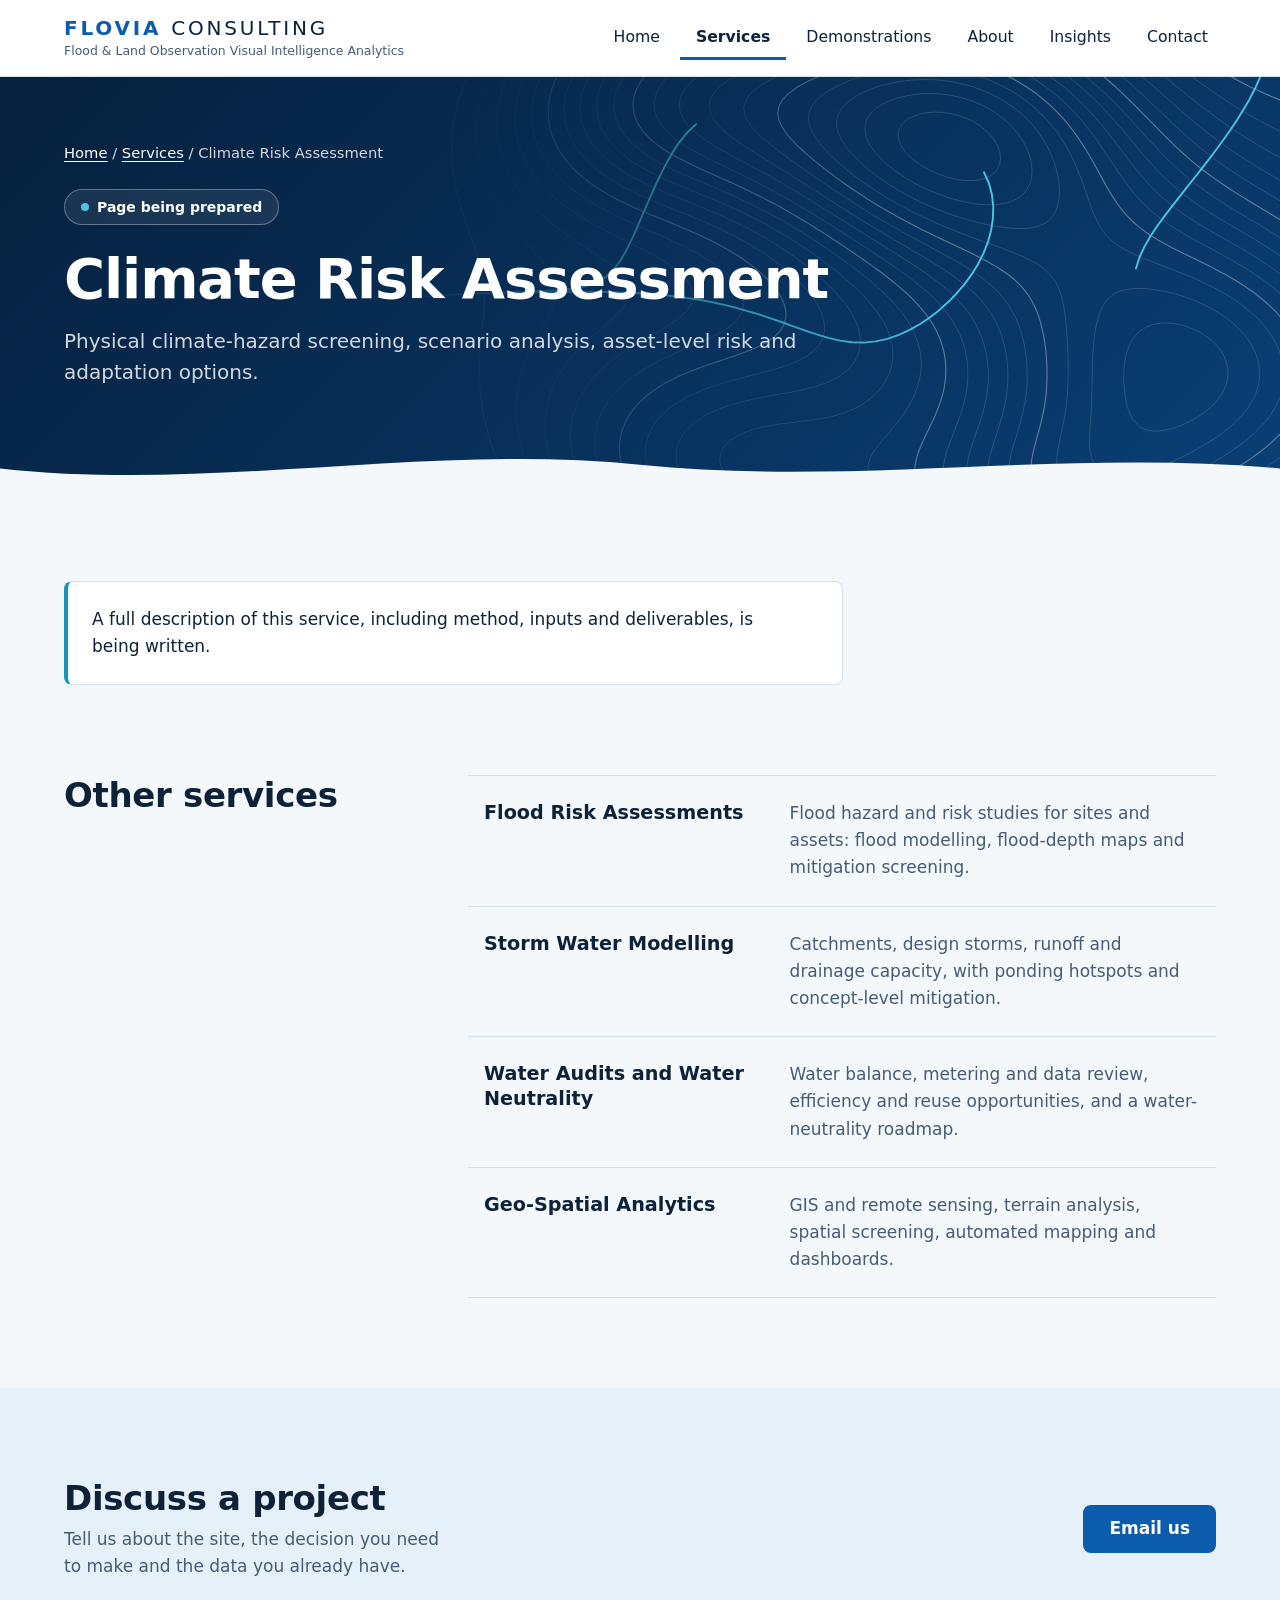
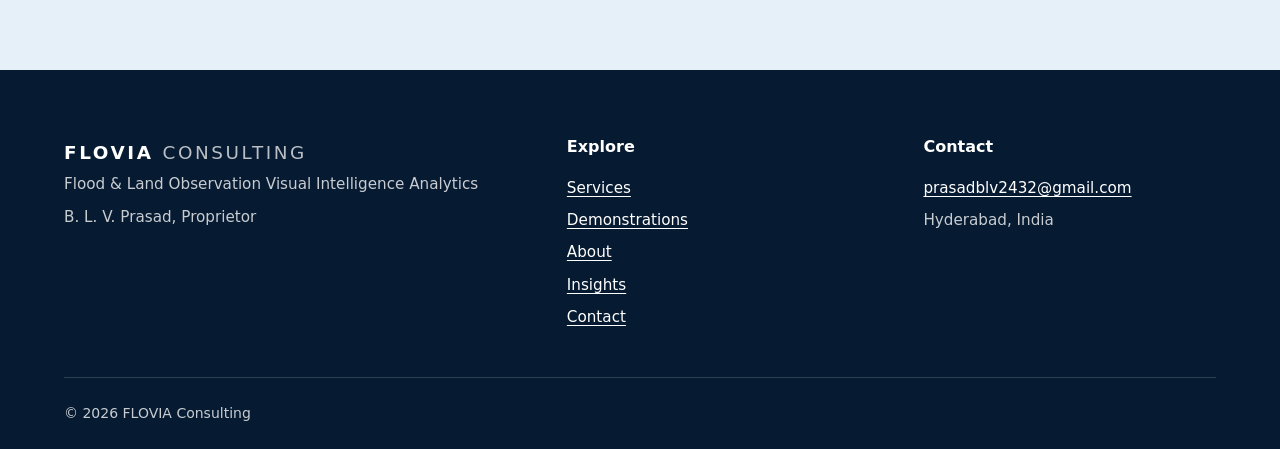
<file: services/climate-risk-assessment.html>
<!doctype html>
<html lang="en">
<head>
<meta charset="utf-8">
<meta name="viewport" content="width=device-width, initial-scale=1">
<title>Climate Risk Assessment | FLOVIA Consulting</title>
<meta name="description" content="Physical climate-hazard screening, scenario analysis, asset-level risk and adaptation options.">
<!-- Template page: hidden from search engines until real content is added. Remove this line when the page is filled. -->
<meta name="robots" content="noindex,nofollow">
<link rel="canonical" href="https://www.floviaconsulting.com/services/climate-risk-assessment.html">
<meta name="theme-color" content="#0b5cad">
<!-- Placeholder favicon (lettermark). Replace with the FLOVIA logo when the file is available. -->
<link rel="icon" href="/assets/img/favicon.svg" type="image/svg+xml">
<link rel="stylesheet" href="/assets/css/site.css?v=2">
</head>
<body>
<a class="skip" href="#main">Skip to content</a>
<header class="site-header">
  <div class="wrap">
    <!-- LOGO SLOT: when the logo file is added at /assets/img/, replace the two text lines inside the link with
         <img src="/assets/img/logo.svg" alt="FLOVIA Consulting" height="40"> -->
    <a class="brand" href="/">
      <p class="wordmark">FLOVIA <span>Consulting</span></p>
      <p class="expansion">Flood &amp; Land Observation Visual Intelligence Analytics</p>
    </a>
    <nav class="main" aria-label="Main">
      <a href="/">Home</a>
      <a href="/services/" aria-current="page">Services</a>
      <a href="/demonstrations/">Demonstrations</a>
      <a href="/about/">About</a>
      <a href="/insights/">Insights</a>
      <a href="/contact/">Contact</a>
    </nav>
  </div>
</header>
<!--
  Service page: Climate Risk Assessment
  Typical deliverables: hazard/exposure dashboard, risk matrix, scenario comparison, asset-level screening table, methodology note and adaptation roadmap.

  CONTENT OUTLINE (replace the 'being prepared' block with these sections, then remove noindex):
    1. The client problem
    2. When this service is needed
    3. What FLOVIA does
    4. Inputs we need from the client
    5. Methodology (appropriate level of detail)
    6. Deliverables
    7. Typical applications
    8. Limitations and assumptions (state resolution and uncertainty)
    9. Call to action (Discuss a project)
  Rules: no invented projects, clients or results. Use capability language, not achievement claims.
-->

<main id="main">
  <section class="hero">
    <div class="wrap">
      <nav class="crumb" aria-label="Breadcrumb"><a href="/">Home</a> / <a href="/services/">Services</a> / Climate Risk Assessment</nav>
      <span class="status">Page being prepared</span>
      <h1>Climate Risk Assessment</h1>
      <p class="lede">Physical climate-hazard screening, scenario analysis, asset-level risk and adaptation options.</p>
    </div>
    <svg class="hero-wave" viewBox="0 0 1440 56" preserveAspectRatio="none" aria-hidden="true"><path d="M0 30 C240 56 480 2 720 26 C960 50 1200 8 1440 30 V56 H0 Z"/></svg>
  </section>
  <section class="section" aria-label="Status">
    <div class="wrap">
      <div class="notice"><p>A full description of this service, including method, inputs and deliverables, is being written.</p></div>
    </div>
  </section>
  <section class="section" aria-labelledby="svc-h">
    <div class="wrap split">
      <div>
        <h2 id="svc-h">Other services</h2>
      </div>
      <ul class="svc-list">
        <li><a href="/services/flood-risk-assessments.html"><span class="svc-name">Flood Risk Assessments</span><span class="svc-desc">Flood hazard and risk studies for sites and assets: flood modelling, flood-depth maps and mitigation screening.</span></a></li>
        <li><a href="/services/storm-water-modelling.html"><span class="svc-name">Storm Water Modelling</span><span class="svc-desc">Catchments, design storms, runoff and drainage capacity, with ponding hotspots and concept-level mitigation.</span></a></li>
        <li><a href="/services/water-audits-and-water-neutrality.html"><span class="svc-name">Water Audits and Water Neutrality</span><span class="svc-desc">Water balance, metering and data review, efficiency and reuse opportunities, and a water-neutrality roadmap.</span></a></li>
        <li><a href="/services/geo-spatial-analytics.html"><span class="svc-name">Geo-Spatial Analytics</span><span class="svc-desc">GIS and remote sensing, terrain analysis, spatial screening, automated mapping and dashboards.</span></a></li>
      </ul>
    </div>
  </section>
  <section class="section band" aria-labelledby="cta-h">
    <div class="wrap cta">
      <div>
        <h2 id="cta-h">Discuss a project</h2>
        <p>Tell us about the site, the decision you need to make and the data you already have.</p>
      </div>
      <div><a class="btn btn-primary" href="mailto:prasadblv2432@gmail.com?subject=Enquiry%20-%20Climate%20Risk%20Assessment">Email us</a></div>
    </div>
  </section>
</main>

<footer class="site-footer">
  <div class="wrap">
    <div class="footer-grid">
      <div>
        <p class="wordmark">FLOVIA <span>Consulting</span></p>
        <p>Flood &amp; Land Observation Visual Intelligence Analytics</p>
        <p>B. L. V. Prasad, Proprietor</p>
      </div>
      <div>
        <h2>Explore</h2>
        <ul>
          <li><a href="/services/">Services</a></li>
          <li><a href="/demonstrations/">Demonstrations</a></li>
          <li><a href="/about/">About</a></li>
          <li><a href="/insights/">Insights</a></li>
          <li><a href="/contact/">Contact</a></li>
        </ul>
      </div>
      <div>
        <h2>Contact</h2>
        <ul>
          <li><a href="mailto:prasadblv2432@gmail.com">prasadblv2432@gmail.com</a></li>
          <li>Hyderabad, India</li>
        </ul>
      </div>
    </div>
    <div class="footer-base">
      <p>&copy; 2026 FLOVIA Consulting</p>
    </div>
  </div>
</footer>
</body>
</html>
</file>
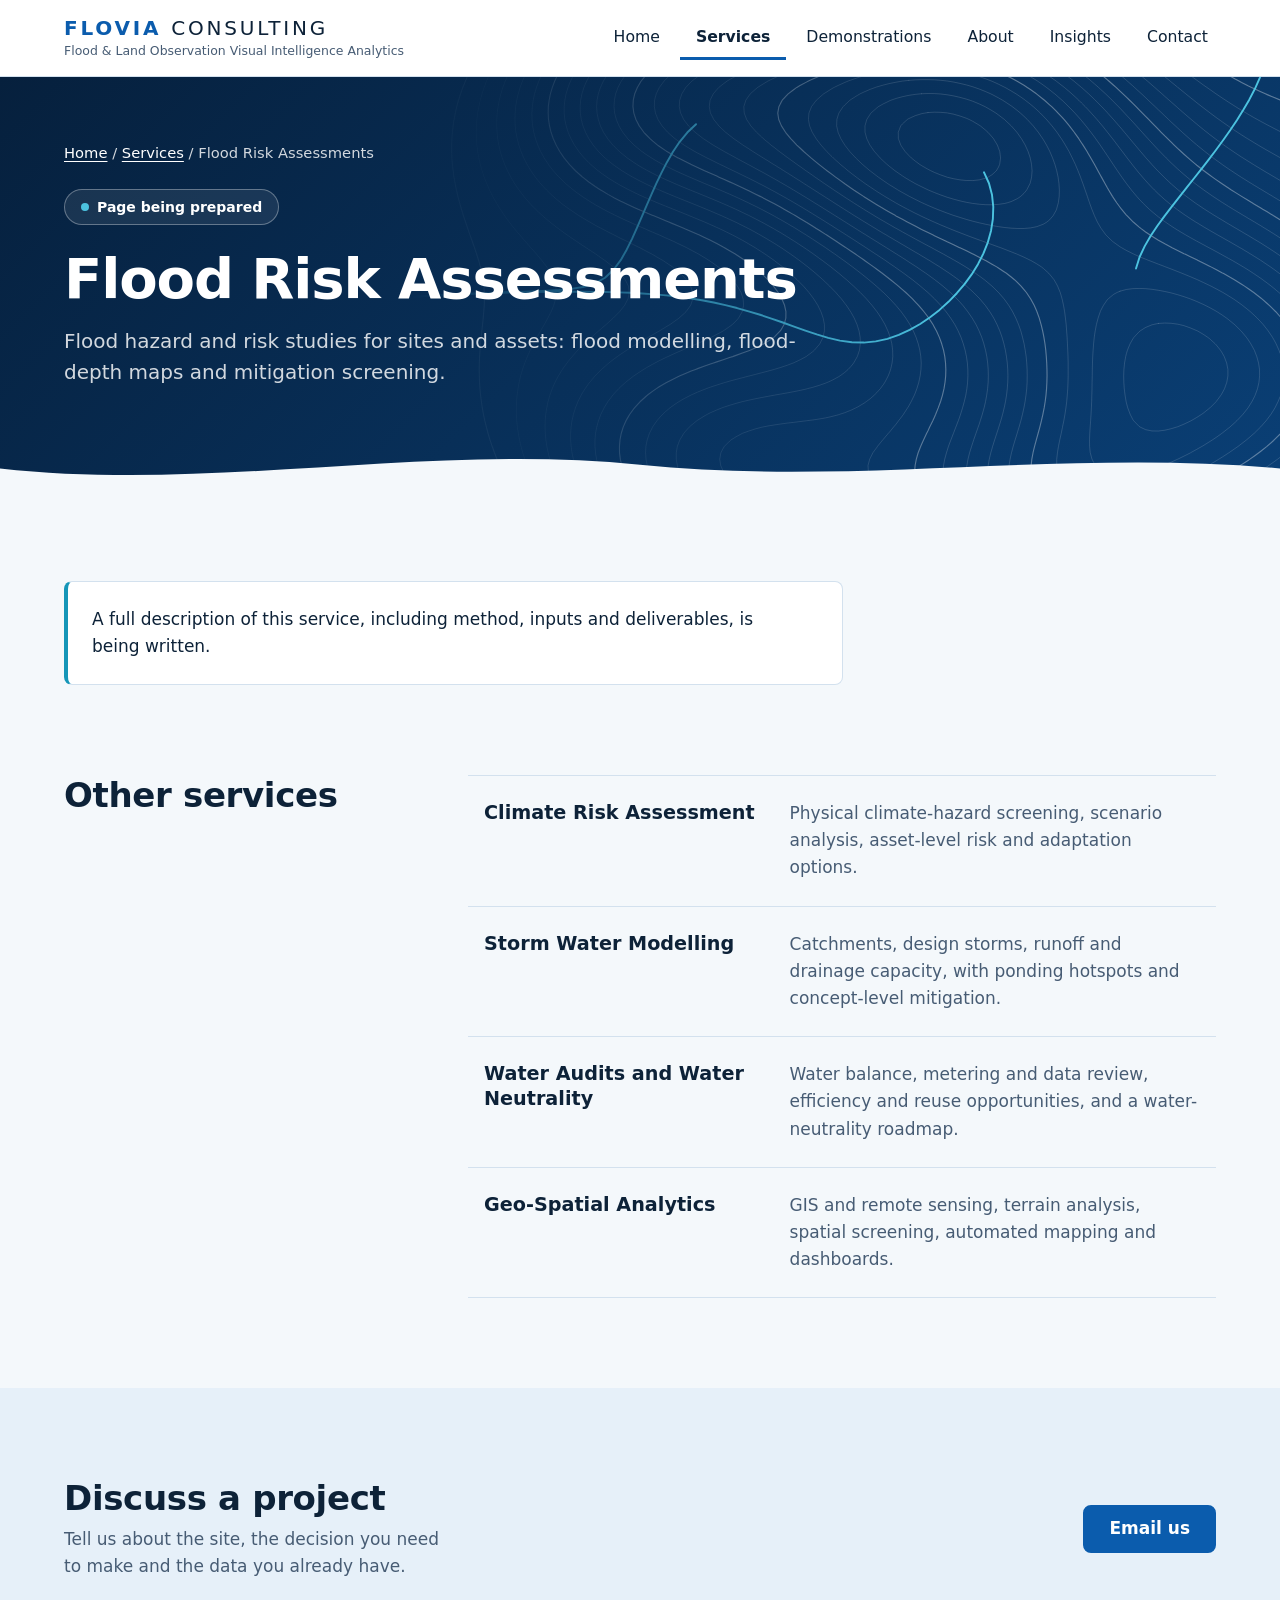
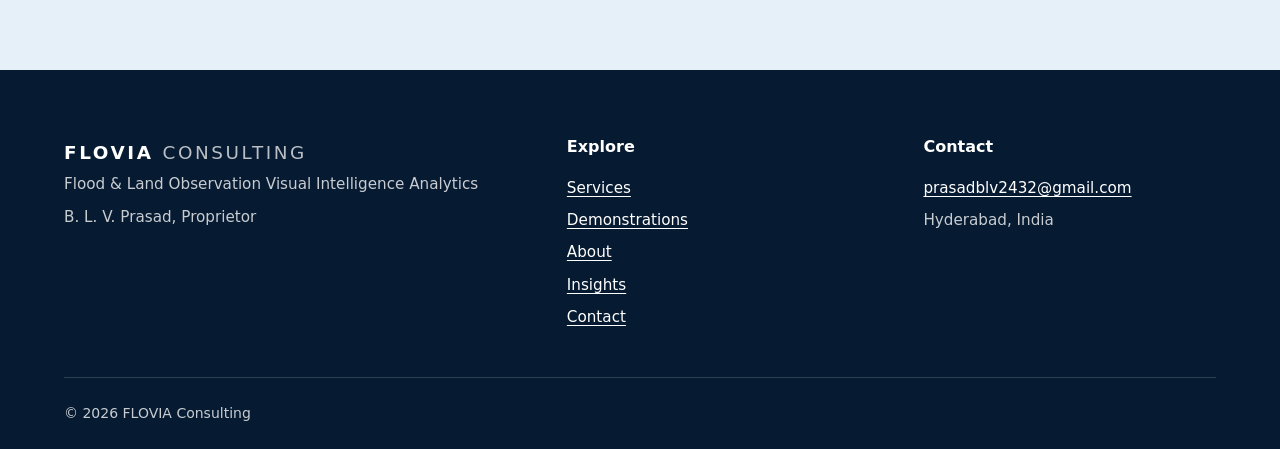
<file: services/flood-risk-assessments.html>
<!doctype html>
<html lang="en">
<head>
<meta charset="utf-8">
<meta name="viewport" content="width=device-width, initial-scale=1">
<title>Flood Risk Assessments | FLOVIA Consulting</title>
<meta name="description" content="Flood hazard and risk studies for sites and assets: flood modelling, flood-depth maps and mitigation screening.">
<!-- Template page: hidden from search engines until real content is added. Remove this line when the page is filled. -->
<meta name="robots" content="noindex,nofollow">
<link rel="canonical" href="https://www.floviaconsulting.com/services/flood-risk-assessments.html">
<meta name="theme-color" content="#0b5cad">
<!-- Placeholder favicon (lettermark). Replace with the FLOVIA logo when the file is available. -->
<link rel="icon" href="/assets/img/favicon.svg" type="image/svg+xml">
<link rel="stylesheet" href="/assets/css/site.css?v=2">
</head>
<body>
<a class="skip" href="#main">Skip to content</a>
<header class="site-header">
  <div class="wrap">
    <!-- LOGO SLOT: when the logo file is added at /assets/img/, replace the two text lines inside the link with
         <img src="/assets/img/logo.svg" alt="FLOVIA Consulting" height="40"> -->
    <a class="brand" href="/">
      <p class="wordmark">FLOVIA <span>Consulting</span></p>
      <p class="expansion">Flood &amp; Land Observation Visual Intelligence Analytics</p>
    </a>
    <nav class="main" aria-label="Main">
      <a href="/">Home</a>
      <a href="/services/" aria-current="page">Services</a>
      <a href="/demonstrations/">Demonstrations</a>
      <a href="/about/">About</a>
      <a href="/insights/">Insights</a>
      <a href="/contact/">Contact</a>
    </nav>
  </div>
</header>
<!--
  Service page: Flood Risk Assessments
  Typical deliverables: GIS flood maps, HFL tables, affected-asset summary, model assumptions, mitigation options, geodatabase and presentation.

  CONTENT OUTLINE (replace the 'being prepared' block with these sections, then remove noindex):
    1. The client problem
    2. When this service is needed
    3. What FLOVIA does
    4. Inputs we need from the client
    5. Methodology (appropriate level of detail)
    6. Deliverables
    7. Typical applications
    8. Limitations and assumptions (state resolution and uncertainty)
    9. Call to action (Discuss a project)
  Rules: no invented projects, clients or results. Use capability language, not achievement claims.
-->

<main id="main">
  <section class="hero">
    <div class="wrap">
      <nav class="crumb" aria-label="Breadcrumb"><a href="/">Home</a> / <a href="/services/">Services</a> / Flood Risk Assessments</nav>
      <span class="status">Page being prepared</span>
      <h1>Flood Risk Assessments</h1>
      <p class="lede">Flood hazard and risk studies for sites and assets: flood modelling, flood-depth maps and mitigation screening.</p>
    </div>
    <svg class="hero-wave" viewBox="0 0 1440 56" preserveAspectRatio="none" aria-hidden="true"><path d="M0 30 C240 56 480 2 720 26 C960 50 1200 8 1440 30 V56 H0 Z"/></svg>
  </section>
  <section class="section" aria-label="Status">
    <div class="wrap">
      <div class="notice"><p>A full description of this service, including method, inputs and deliverables, is being written.</p></div>
    </div>
  </section>
  <section class="section" aria-labelledby="svc-h">
    <div class="wrap split">
      <div>
        <h2 id="svc-h">Other services</h2>
      </div>
      <ul class="svc-list">
        <li><a href="/services/climate-risk-assessment.html"><span class="svc-name">Climate Risk Assessment</span><span class="svc-desc">Physical climate-hazard screening, scenario analysis, asset-level risk and adaptation options.</span></a></li>
        <li><a href="/services/storm-water-modelling.html"><span class="svc-name">Storm Water Modelling</span><span class="svc-desc">Catchments, design storms, runoff and drainage capacity, with ponding hotspots and concept-level mitigation.</span></a></li>
        <li><a href="/services/water-audits-and-water-neutrality.html"><span class="svc-name">Water Audits and Water Neutrality</span><span class="svc-desc">Water balance, metering and data review, efficiency and reuse opportunities, and a water-neutrality roadmap.</span></a></li>
        <li><a href="/services/geo-spatial-analytics.html"><span class="svc-name">Geo-Spatial Analytics</span><span class="svc-desc">GIS and remote sensing, terrain analysis, spatial screening, automated mapping and dashboards.</span></a></li>
      </ul>
    </div>
  </section>
  <section class="section band" aria-labelledby="cta-h">
    <div class="wrap cta">
      <div>
        <h2 id="cta-h">Discuss a project</h2>
        <p>Tell us about the site, the decision you need to make and the data you already have.</p>
      </div>
      <div><a class="btn btn-primary" href="mailto:prasadblv2432@gmail.com?subject=Enquiry%20-%20Flood%20Risk%20Assessments">Email us</a></div>
    </div>
  </section>
</main>

<footer class="site-footer">
  <div class="wrap">
    <div class="footer-grid">
      <div>
        <p class="wordmark">FLOVIA <span>Consulting</span></p>
        <p>Flood &amp; Land Observation Visual Intelligence Analytics</p>
        <p>B. L. V. Prasad, Proprietor</p>
      </div>
      <div>
        <h2>Explore</h2>
        <ul>
          <li><a href="/services/">Services</a></li>
          <li><a href="/demonstrations/">Demonstrations</a></li>
          <li><a href="/about/">About</a></li>
          <li><a href="/insights/">Insights</a></li>
          <li><a href="/contact/">Contact</a></li>
        </ul>
      </div>
      <div>
        <h2>Contact</h2>
        <ul>
          <li><a href="mailto:prasadblv2432@gmail.com">prasadblv2432@gmail.com</a></li>
          <li>Hyderabad, India</li>
        </ul>
      </div>
    </div>
    <div class="footer-base">
      <p>&copy; 2026 FLOVIA Consulting</p>
    </div>
  </div>
</footer>
</body>
</html>
</file>
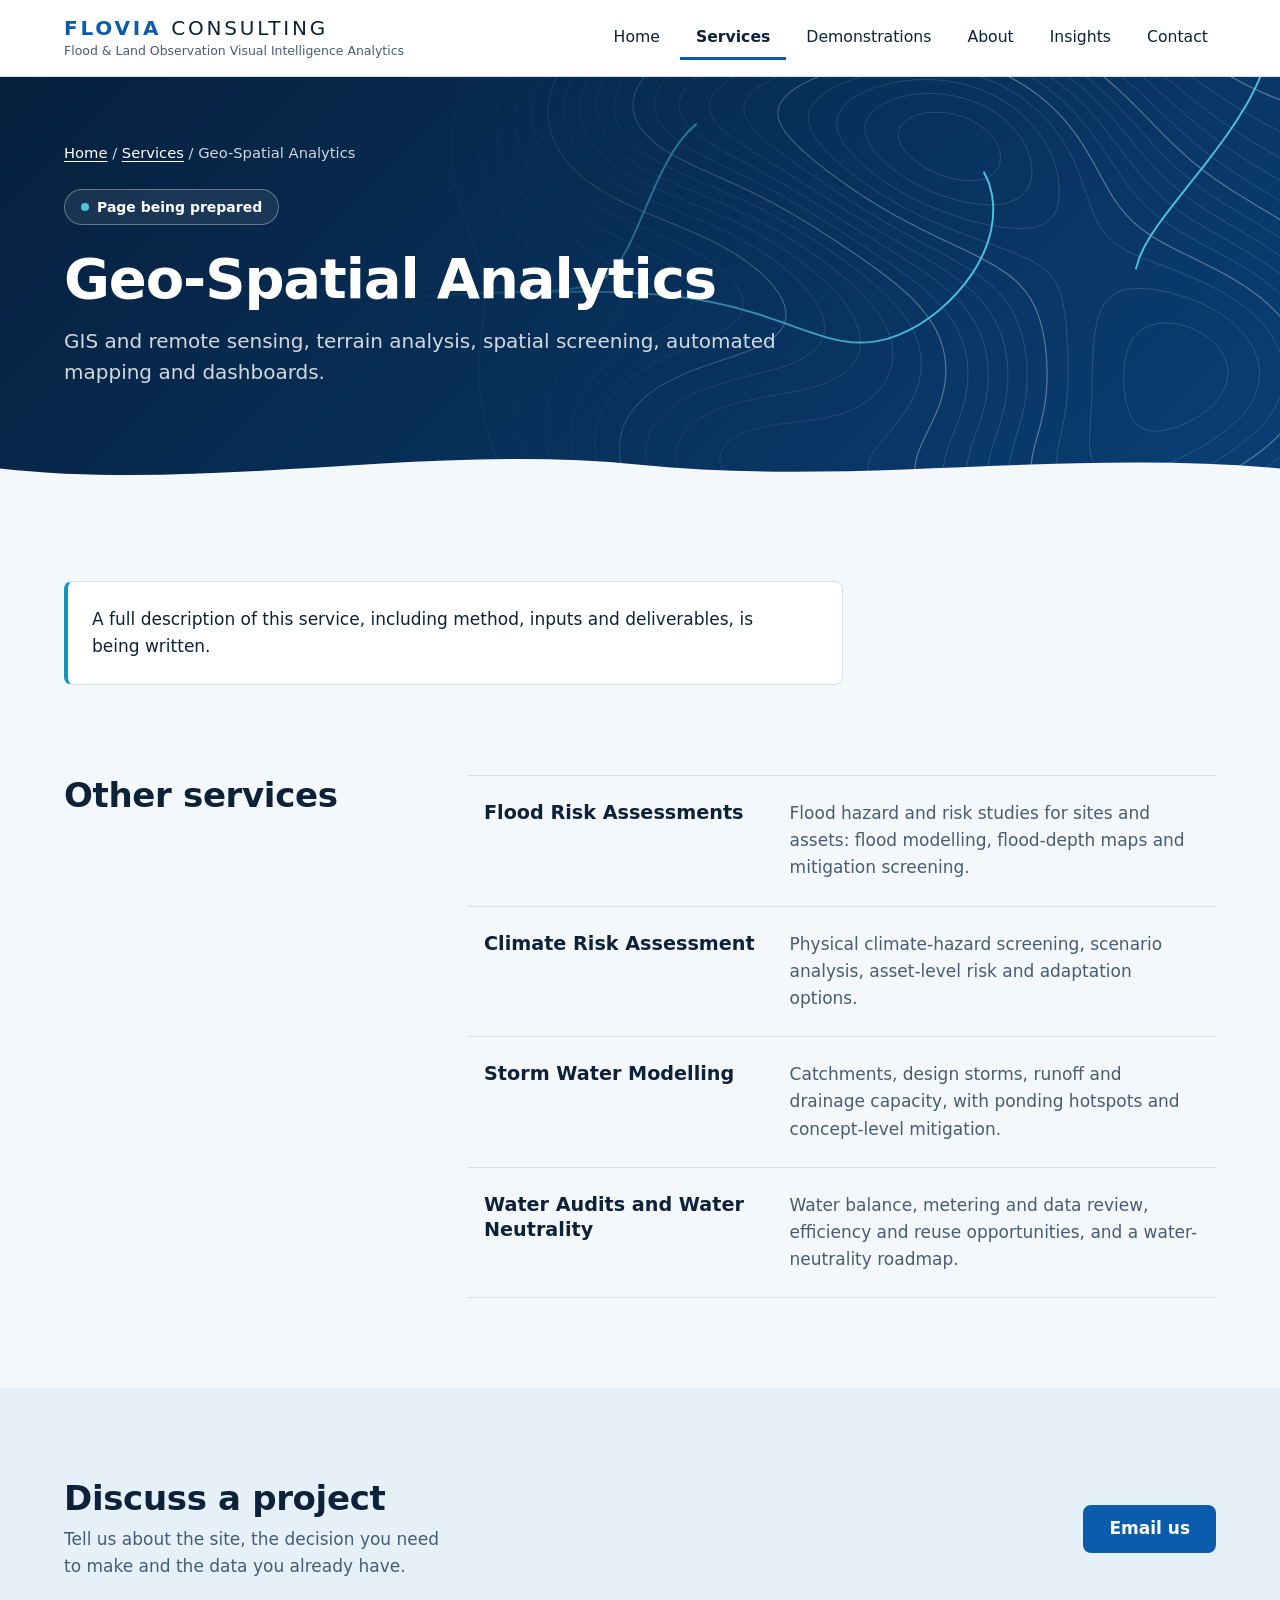
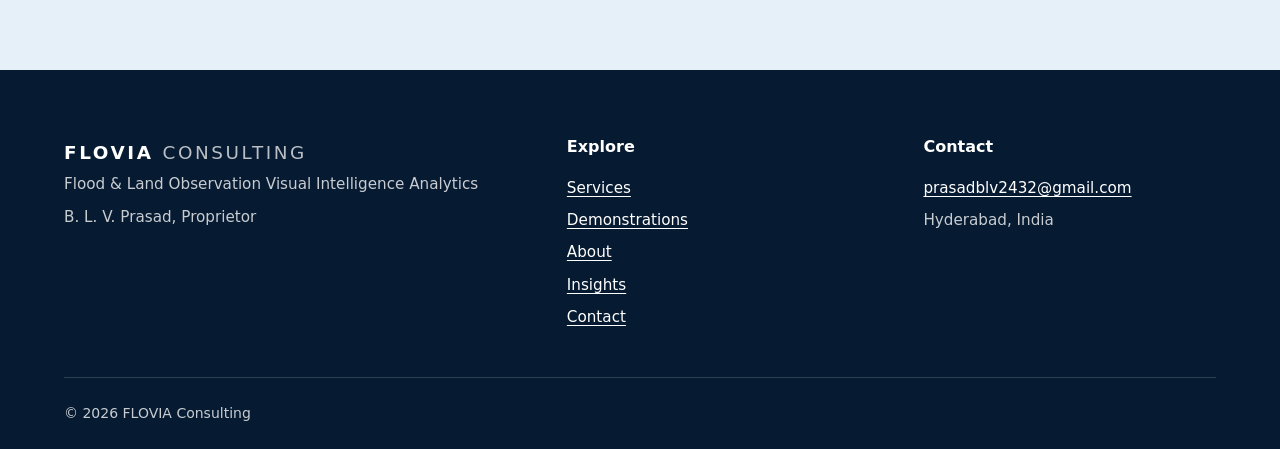
<file: services/geo-spatial-analytics.html>
<!doctype html>
<html lang="en">
<head>
<meta charset="utf-8">
<meta name="viewport" content="width=device-width, initial-scale=1">
<title>Geo-Spatial Analytics | FLOVIA Consulting</title>
<meta name="description" content="GIS and remote sensing, terrain analysis, spatial screening, automated mapping and dashboards.">
<!-- Template page: hidden from search engines until real content is added. Remove this line when the page is filled. -->
<meta name="robots" content="noindex,nofollow">
<link rel="canonical" href="https://www.floviaconsulting.com/services/geo-spatial-analytics.html">
<meta name="theme-color" content="#0b5cad">
<!-- Placeholder favicon (lettermark). Replace with the FLOVIA logo when the file is available. -->
<link rel="icon" href="/assets/img/favicon.svg" type="image/svg+xml">
<link rel="stylesheet" href="/assets/css/site.css?v=2">
</head>
<body>
<a class="skip" href="#main">Skip to content</a>
<header class="site-header">
  <div class="wrap">
    <!-- LOGO SLOT: when the logo file is added at /assets/img/, replace the two text lines inside the link with
         <img src="/assets/img/logo.svg" alt="FLOVIA Consulting" height="40"> -->
    <a class="brand" href="/">
      <p class="wordmark">FLOVIA <span>Consulting</span></p>
      <p class="expansion">Flood &amp; Land Observation Visual Intelligence Analytics</p>
    </a>
    <nav class="main" aria-label="Main">
      <a href="/">Home</a>
      <a href="/services/" aria-current="page">Services</a>
      <a href="/demonstrations/">Demonstrations</a>
      <a href="/about/">About</a>
      <a href="/insights/">Insights</a>
      <a href="/contact/">Contact</a>
    </nav>
  </div>
</header>
<!--
  Service page: Geo-Spatial Analytics
  Typical deliverables: maps, geodatabases, spatial models and scripts, dashboards and reproducible workflows.

  CONTENT OUTLINE (replace the 'being prepared' block with these sections, then remove noindex):
    1. The client problem
    2. When this service is needed
    3. What FLOVIA does
    4. Inputs we need from the client
    5. Methodology (appropriate level of detail)
    6. Deliverables
    7. Typical applications
    8. Limitations and assumptions (state resolution and uncertainty)
    9. Call to action (Discuss a project)
  Rules: no invented projects, clients or results. Use capability language, not achievement claims.
-->

<main id="main">
  <section class="hero">
    <div class="wrap">
      <nav class="crumb" aria-label="Breadcrumb"><a href="/">Home</a> / <a href="/services/">Services</a> / Geo-Spatial Analytics</nav>
      <span class="status">Page being prepared</span>
      <h1>Geo-Spatial Analytics</h1>
      <p class="lede">GIS and remote sensing, terrain analysis, spatial screening, automated mapping and dashboards.</p>
    </div>
    <svg class="hero-wave" viewBox="0 0 1440 56" preserveAspectRatio="none" aria-hidden="true"><path d="M0 30 C240 56 480 2 720 26 C960 50 1200 8 1440 30 V56 H0 Z"/></svg>
  </section>
  <section class="section" aria-label="Status">
    <div class="wrap">
      <div class="notice"><p>A full description of this service, including method, inputs and deliverables, is being written.</p></div>
    </div>
  </section>
  <section class="section" aria-labelledby="svc-h">
    <div class="wrap split">
      <div>
        <h2 id="svc-h">Other services</h2>
      </div>
      <ul class="svc-list">
        <li><a href="/services/flood-risk-assessments.html"><span class="svc-name">Flood Risk Assessments</span><span class="svc-desc">Flood hazard and risk studies for sites and assets: flood modelling, flood-depth maps and mitigation screening.</span></a></li>
        <li><a href="/services/climate-risk-assessment.html"><span class="svc-name">Climate Risk Assessment</span><span class="svc-desc">Physical climate-hazard screening, scenario analysis, asset-level risk and adaptation options.</span></a></li>
        <li><a href="/services/storm-water-modelling.html"><span class="svc-name">Storm Water Modelling</span><span class="svc-desc">Catchments, design storms, runoff and drainage capacity, with ponding hotspots and concept-level mitigation.</span></a></li>
        <li><a href="/services/water-audits-and-water-neutrality.html"><span class="svc-name">Water Audits and Water Neutrality</span><span class="svc-desc">Water balance, metering and data review, efficiency and reuse opportunities, and a water-neutrality roadmap.</span></a></li>
      </ul>
    </div>
  </section>
  <section class="section band" aria-labelledby="cta-h">
    <div class="wrap cta">
      <div>
        <h2 id="cta-h">Discuss a project</h2>
        <p>Tell us about the site, the decision you need to make and the data you already have.</p>
      </div>
      <div><a class="btn btn-primary" href="mailto:prasadblv2432@gmail.com?subject=Enquiry%20-%20Geo-Spatial%20Analytics">Email us</a></div>
    </div>
  </section>
</main>

<footer class="site-footer">
  <div class="wrap">
    <div class="footer-grid">
      <div>
        <p class="wordmark">FLOVIA <span>Consulting</span></p>
        <p>Flood &amp; Land Observation Visual Intelligence Analytics</p>
        <p>B. L. V. Prasad, Proprietor</p>
      </div>
      <div>
        <h2>Explore</h2>
        <ul>
          <li><a href="/services/">Services</a></li>
          <li><a href="/demonstrations/">Demonstrations</a></li>
          <li><a href="/about/">About</a></li>
          <li><a href="/insights/">Insights</a></li>
          <li><a href="/contact/">Contact</a></li>
        </ul>
      </div>
      <div>
        <h2>Contact</h2>
        <ul>
          <li><a href="mailto:prasadblv2432@gmail.com">prasadblv2432@gmail.com</a></li>
          <li>Hyderabad, India</li>
        </ul>
      </div>
    </div>
    <div class="footer-base">
      <p>&copy; 2026 FLOVIA Consulting</p>
    </div>
  </div>
</footer>
</body>
</html>
</file>
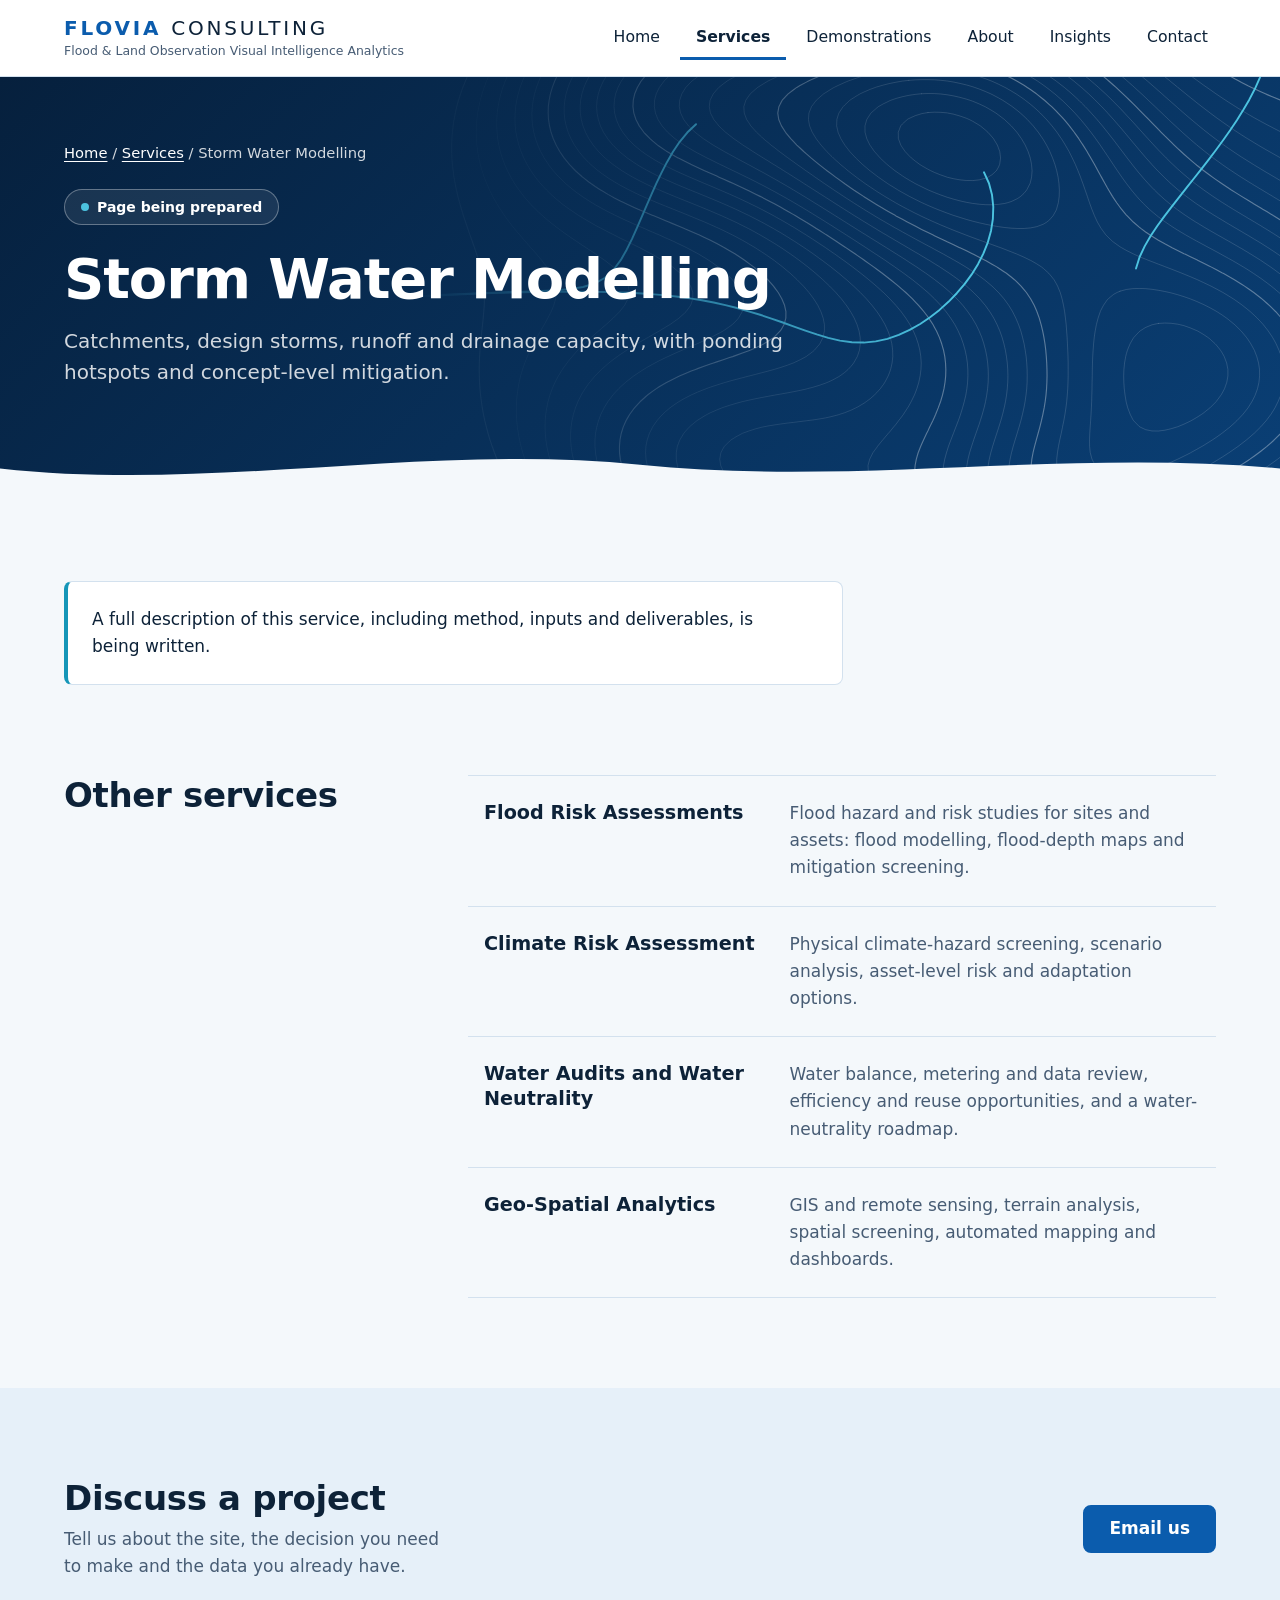
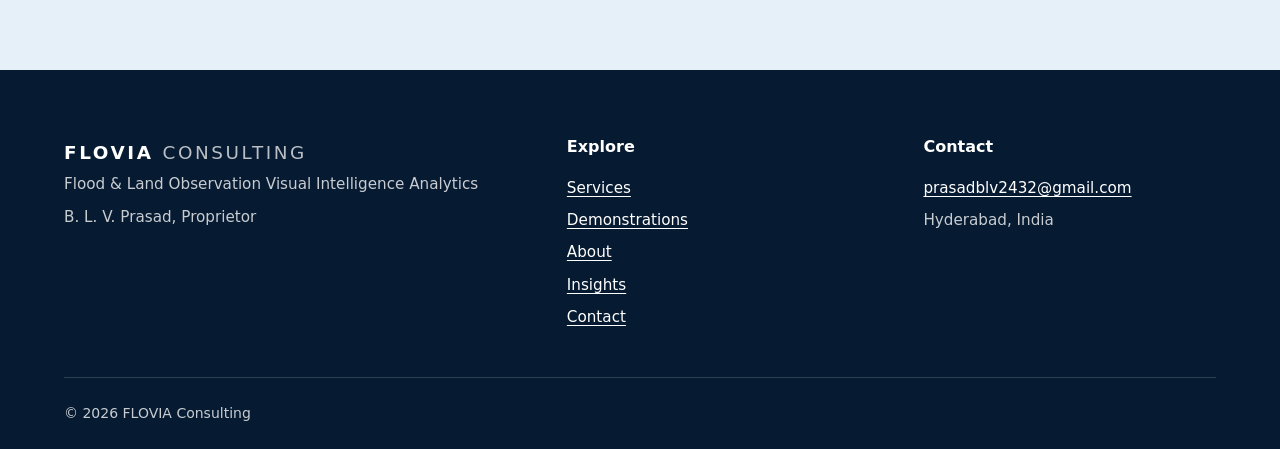
<file: services/storm-water-modelling.html>
<!doctype html>
<html lang="en">
<head>
<meta charset="utf-8">
<meta name="viewport" content="width=device-width, initial-scale=1">
<title>Storm Water Modelling | FLOVIA Consulting</title>
<meta name="description" content="Catchments, design storms, runoff and drainage capacity, with ponding hotspots and concept-level mitigation.">
<!-- Template page: hidden from search engines until real content is added. Remove this line when the page is filled. -->
<meta name="robots" content="noindex,nofollow">
<link rel="canonical" href="https://www.floviaconsulting.com/services/storm-water-modelling.html">
<meta name="theme-color" content="#0b5cad">
<!-- Placeholder favicon (lettermark). Replace with the FLOVIA logo when the file is available. -->
<link rel="icon" href="/assets/img/favicon.svg" type="image/svg+xml">
<link rel="stylesheet" href="/assets/css/site.css?v=2">
</head>
<body>
<a class="skip" href="#main">Skip to content</a>
<header class="site-header">
  <div class="wrap">
    <!-- LOGO SLOT: when the logo file is added at /assets/img/, replace the two text lines inside the link with
         <img src="/assets/img/logo.svg" alt="FLOVIA Consulting" height="40"> -->
    <a class="brand" href="/">
      <p class="wordmark">FLOVIA <span>Consulting</span></p>
      <p class="expansion">Flood &amp; Land Observation Visual Intelligence Analytics</p>
    </a>
    <nav class="main" aria-label="Main">
      <a href="/">Home</a>
      <a href="/services/" aria-current="page">Services</a>
      <a href="/demonstrations/">Demonstrations</a>
      <a href="/about/">About</a>
      <a href="/insights/">Insights</a>
      <a href="/contact/">Contact</a>
    </nav>
  </div>
</header>
<!--
  Service page: Storm Water Modelling
  Typical deliverables: drainage catchment map, peak flows, critical sections, ponding maps, concept drainage recommendations and modelling note.

  CONTENT OUTLINE (replace the 'being prepared' block with these sections, then remove noindex):
    1. The client problem
    2. When this service is needed
    3. What FLOVIA does
    4. Inputs we need from the client
    5. Methodology (appropriate level of detail)
    6. Deliverables
    7. Typical applications
    8. Limitations and assumptions (state resolution and uncertainty)
    9. Call to action (Discuss a project)
  Rules: no invented projects, clients or results. Use capability language, not achievement claims.
-->

<main id="main">
  <section class="hero">
    <div class="wrap">
      <nav class="crumb" aria-label="Breadcrumb"><a href="/">Home</a> / <a href="/services/">Services</a> / Storm Water Modelling</nav>
      <span class="status">Page being prepared</span>
      <h1>Storm Water Modelling</h1>
      <p class="lede">Catchments, design storms, runoff and drainage capacity, with ponding hotspots and concept-level mitigation.</p>
    </div>
    <svg class="hero-wave" viewBox="0 0 1440 56" preserveAspectRatio="none" aria-hidden="true"><path d="M0 30 C240 56 480 2 720 26 C960 50 1200 8 1440 30 V56 H0 Z"/></svg>
  </section>
  <section class="section" aria-label="Status">
    <div class="wrap">
      <div class="notice"><p>A full description of this service, including method, inputs and deliverables, is being written.</p></div>
    </div>
  </section>
  <section class="section" aria-labelledby="svc-h">
    <div class="wrap split">
      <div>
        <h2 id="svc-h">Other services</h2>
      </div>
      <ul class="svc-list">
        <li><a href="/services/flood-risk-assessments.html"><span class="svc-name">Flood Risk Assessments</span><span class="svc-desc">Flood hazard and risk studies for sites and assets: flood modelling, flood-depth maps and mitigation screening.</span></a></li>
        <li><a href="/services/climate-risk-assessment.html"><span class="svc-name">Climate Risk Assessment</span><span class="svc-desc">Physical climate-hazard screening, scenario analysis, asset-level risk and adaptation options.</span></a></li>
        <li><a href="/services/water-audits-and-water-neutrality.html"><span class="svc-name">Water Audits and Water Neutrality</span><span class="svc-desc">Water balance, metering and data review, efficiency and reuse opportunities, and a water-neutrality roadmap.</span></a></li>
        <li><a href="/services/geo-spatial-analytics.html"><span class="svc-name">Geo-Spatial Analytics</span><span class="svc-desc">GIS and remote sensing, terrain analysis, spatial screening, automated mapping and dashboards.</span></a></li>
      </ul>
    </div>
  </section>
  <section class="section band" aria-labelledby="cta-h">
    <div class="wrap cta">
      <div>
        <h2 id="cta-h">Discuss a project</h2>
        <p>Tell us about the site, the decision you need to make and the data you already have.</p>
      </div>
      <div><a class="btn btn-primary" href="mailto:prasadblv2432@gmail.com?subject=Enquiry%20-%20Storm%20Water%20Modelling">Email us</a></div>
    </div>
  </section>
</main>

<footer class="site-footer">
  <div class="wrap">
    <div class="footer-grid">
      <div>
        <p class="wordmark">FLOVIA <span>Consulting</span></p>
        <p>Flood &amp; Land Observation Visual Intelligence Analytics</p>
        <p>B. L. V. Prasad, Proprietor</p>
      </div>
      <div>
        <h2>Explore</h2>
        <ul>
          <li><a href="/services/">Services</a></li>
          <li><a href="/demonstrations/">Demonstrations</a></li>
          <li><a href="/about/">About</a></li>
          <li><a href="/insights/">Insights</a></li>
          <li><a href="/contact/">Contact</a></li>
        </ul>
      </div>
      <div>
        <h2>Contact</h2>
        <ul>
          <li><a href="mailto:prasadblv2432@gmail.com">prasadblv2432@gmail.com</a></li>
          <li>Hyderabad, India</li>
        </ul>
      </div>
    </div>
    <div class="footer-base">
      <p>&copy; 2026 FLOVIA Consulting</p>
    </div>
  </div>
</footer>
</body>
</html>
</file>
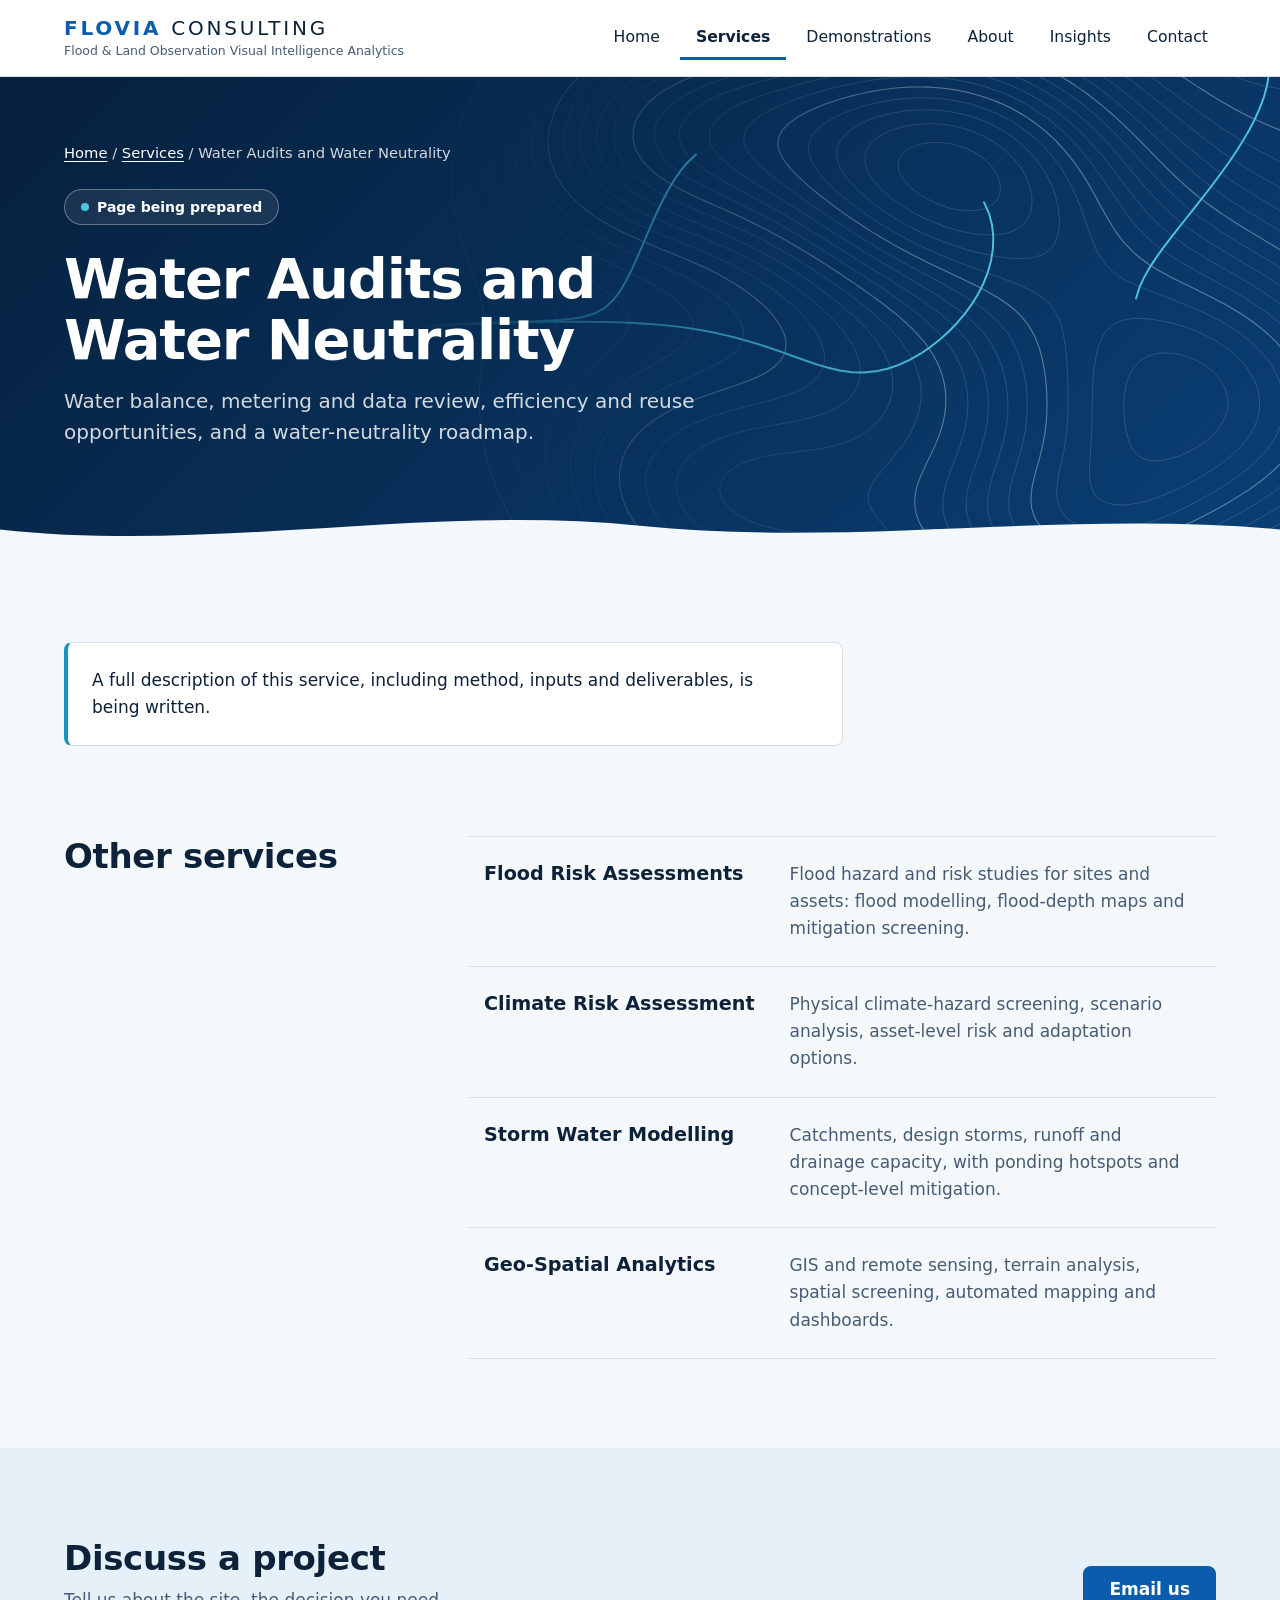
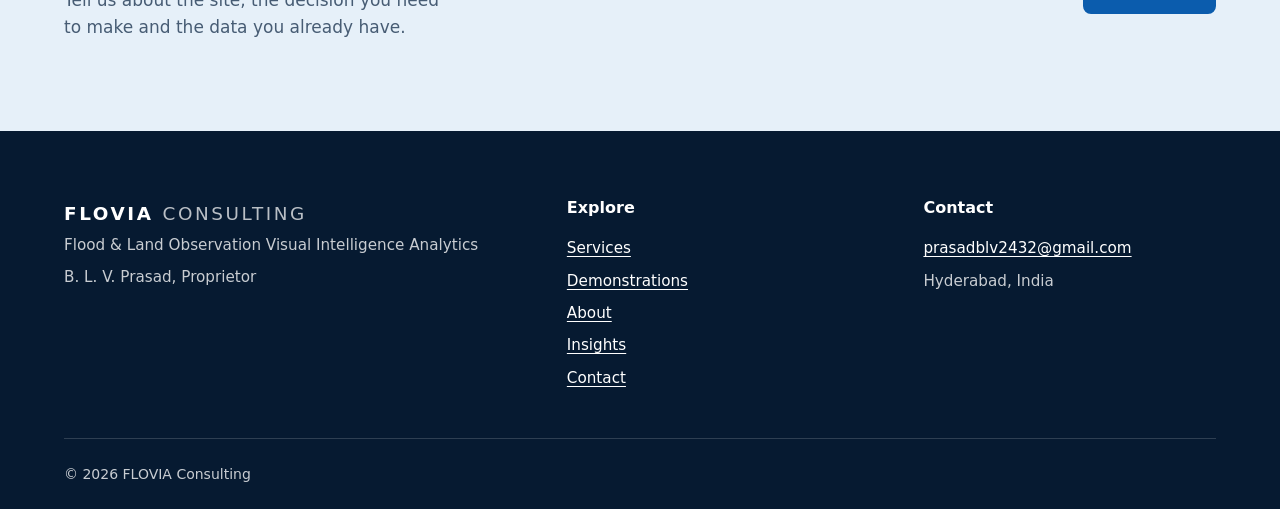
<file: services/water-audits-and-water-neutrality.html>
<!doctype html>
<html lang="en">
<head>
<meta charset="utf-8">
<meta name="viewport" content="width=device-width, initial-scale=1">
<title>Water Audits and Water Neutrality | FLOVIA Consulting</title>
<meta name="description" content="Water balance, metering and data review, efficiency and reuse opportunities, and a water-neutrality roadmap.">
<!-- Template page: hidden from search engines until real content is added. Remove this line when the page is filled. -->
<meta name="robots" content="noindex,nofollow">
<link rel="canonical" href="https://www.floviaconsulting.com/services/water-audits-and-water-neutrality.html">
<meta name="theme-color" content="#0b5cad">
<!-- Placeholder favicon (lettermark). Replace with the FLOVIA logo when the file is available. -->
<link rel="icon" href="/assets/img/favicon.svg" type="image/svg+xml">
<link rel="stylesheet" href="/assets/css/site.css?v=2">
</head>
<body>
<a class="skip" href="#main">Skip to content</a>
<header class="site-header">
  <div class="wrap">
    <!-- LOGO SLOT: when the logo file is added at /assets/img/, replace the two text lines inside the link with
         <img src="/assets/img/logo.svg" alt="FLOVIA Consulting" height="40"> -->
    <a class="brand" href="/">
      <p class="wordmark">FLOVIA <span>Consulting</span></p>
      <p class="expansion">Flood &amp; Land Observation Visual Intelligence Analytics</p>
    </a>
    <nav class="main" aria-label="Main">
      <a href="/">Home</a>
      <a href="/services/" aria-current="page">Services</a>
      <a href="/demonstrations/">Demonstrations</a>
      <a href="/about/">About</a>
      <a href="/insights/">Insights</a>
      <a href="/contact/">Contact</a>
    </nav>
  </div>
</header>
<!--
  Service page: Water Audits and Water Neutrality
  Typical deliverables: water balance, audit findings, priority action register, savings potential, metering plan and water-neutrality roadmap.

  CONTENT OUTLINE (replace the 'being prepared' block with these sections, then remove noindex):
    1. The client problem
    2. When this service is needed
    3. What FLOVIA does
    4. Inputs we need from the client
    5. Methodology (appropriate level of detail)
    6. Deliverables
    7. Typical applications
    8. Limitations and assumptions (state resolution and uncertainty)
    9. Call to action (Discuss a project)
  Rules: no invented projects, clients or results. Use capability language, not achievement claims.
-->

<main id="main">
  <section class="hero">
    <div class="wrap">
      <nav class="crumb" aria-label="Breadcrumb"><a href="/">Home</a> / <a href="/services/">Services</a> / Water Audits and Water Neutrality</nav>
      <span class="status">Page being prepared</span>
      <h1>Water Audits and Water Neutrality</h1>
      <p class="lede">Water balance, metering and data review, efficiency and reuse opportunities, and a water-neutrality roadmap.</p>
    </div>
    <svg class="hero-wave" viewBox="0 0 1440 56" preserveAspectRatio="none" aria-hidden="true"><path d="M0 30 C240 56 480 2 720 26 C960 50 1200 8 1440 30 V56 H0 Z"/></svg>
  </section>
  <section class="section" aria-label="Status">
    <div class="wrap">
      <div class="notice"><p>A full description of this service, including method, inputs and deliverables, is being written.</p></div>
    </div>
  </section>
  <section class="section" aria-labelledby="svc-h">
    <div class="wrap split">
      <div>
        <h2 id="svc-h">Other services</h2>
      </div>
      <ul class="svc-list">
        <li><a href="/services/flood-risk-assessments.html"><span class="svc-name">Flood Risk Assessments</span><span class="svc-desc">Flood hazard and risk studies for sites and assets: flood modelling, flood-depth maps and mitigation screening.</span></a></li>
        <li><a href="/services/climate-risk-assessment.html"><span class="svc-name">Climate Risk Assessment</span><span class="svc-desc">Physical climate-hazard screening, scenario analysis, asset-level risk and adaptation options.</span></a></li>
        <li><a href="/services/storm-water-modelling.html"><span class="svc-name">Storm Water Modelling</span><span class="svc-desc">Catchments, design storms, runoff and drainage capacity, with ponding hotspots and concept-level mitigation.</span></a></li>
        <li><a href="/services/geo-spatial-analytics.html"><span class="svc-name">Geo-Spatial Analytics</span><span class="svc-desc">GIS and remote sensing, terrain analysis, spatial screening, automated mapping and dashboards.</span></a></li>
      </ul>
    </div>
  </section>
  <section class="section band" aria-labelledby="cta-h">
    <div class="wrap cta">
      <div>
        <h2 id="cta-h">Discuss a project</h2>
        <p>Tell us about the site, the decision you need to make and the data you already have.</p>
      </div>
      <div><a class="btn btn-primary" href="mailto:prasadblv2432@gmail.com?subject=Enquiry%20-%20Water%20Audits%20and%20Water%20Neutrality">Email us</a></div>
    </div>
  </section>
</main>

<footer class="site-footer">
  <div class="wrap">
    <div class="footer-grid">
      <div>
        <p class="wordmark">FLOVIA <span>Consulting</span></p>
        <p>Flood &amp; Land Observation Visual Intelligence Analytics</p>
        <p>B. L. V. Prasad, Proprietor</p>
      </div>
      <div>
        <h2>Explore</h2>
        <ul>
          <li><a href="/services/">Services</a></li>
          <li><a href="/demonstrations/">Demonstrations</a></li>
          <li><a href="/about/">About</a></li>
          <li><a href="/insights/">Insights</a></li>
          <li><a href="/contact/">Contact</a></li>
        </ul>
      </div>
      <div>
        <h2>Contact</h2>
        <ul>
          <li><a href="mailto:prasadblv2432@gmail.com">prasadblv2432@gmail.com</a></li>
          <li>Hyderabad, India</li>
        </ul>
      </div>
    </div>
    <div class="footer-base">
      <p>&copy; 2026 FLOVIA Consulting</p>
    </div>
  </div>
</footer>
</body>
</html>
</file>
<file: assets/css/site.css>
/* FLOVIA Consulting site stylesheet.
   Full-width bands, one centred content container, 8px spacing scale, light and dark themes.
   No scripts and no external fonts or services. */

:root {
  color-scheme: light dark;

  /* Colour */
  --bg: #f4f8fb;
  --surface: #ffffff;
  --ink: #0d2238;
  --muted: #475c74;
  --brand: #0b5cad;
  --brand-deep: #083a73;
  --accent: #1596b8;
  --line: #d3e1ee;
  --band: #e6f0f9;
  --btn-ink: #ffffff;
  --hero-1: #06203d;
  --hero-2: #0a3f75;
  --on-hero: #ffffff;
  --on-hero-muted: rgba(255, 255, 255, 0.82);
  --foot: #061a31;

  /* Spacing scale (8px base) */
  --s1: 4px;
  --s2: 8px;
  --s3: 16px;
  --s4: 24px;
  --s5: 32px;
  --s6: 48px;
  --s7: 64px;
  --s8: 96px;

  /* Layout */
  --gutter: clamp(20px, 5vw, 72px);
  --max: 1440px;
  --radius: 8px;
  --section: clamp(48px, 7vw, 96px);
}

@media (prefers-color-scheme: dark) {
  :root {
    --bg: #08131f;
    --surface: #0f2236;
    --ink: #e8f1fa;
    --muted: #9db3ca;
    --brand: #5aaaf2;
    --brand-deep: #8cc4f7;
    --accent: #4cc3e0;
    --line: #1d3652;
    --band: #0d2239;
    --btn-ink: #06182b;
    --hero-1: #04152a;
    --hero-2: #07294d;
    --foot: #040f1d;
  }
}

* { box-sizing: border-box; }
html { -webkit-text-size-adjust: 100%; scroll-padding-top: var(--s6); }

body {
  margin: 0;
  min-height: 100vh;
  min-height: 100svh;
  display: flex;
  flex-direction: column;
  background: var(--bg);
  color: var(--ink);
  font-family: system-ui, -apple-system, "Segoe UI", Roboto, "Helvetica Neue", Arial, sans-serif;
  font-size: 1.0625rem;
  line-height: 1.6;
}
main { flex: 1; }
img, svg { max-width: 100%; }
a { color: var(--brand); }
a:focus-visible, .btn:focus-visible {
  outline: 3px solid var(--accent);
  outline-offset: 3px;
}

.wrap {
  width: min(100% - 2 * var(--gutter), var(--max));
  margin-inline: auto;
}

.skip {
  position: absolute;
  left: var(--s3);
  top: -100px;
  z-index: 10;
  padding: var(--s2) var(--s3);
  background: var(--surface);
  color: var(--ink);
  border: 2px solid var(--brand);
  border-radius: var(--radius);
}
.skip:focus { top: var(--s2); }

/* ---------- Header ---------- */
.site-header {
  background: var(--surface);
  border-bottom: 1px solid var(--line);
}
.site-header .wrap {
  display: flex;
  flex-wrap: wrap;
  align-items: center;
  justify-content: space-between;
  gap: var(--s1) var(--s5);
  padding-block: var(--s3);
}
.brand { display: block; color: inherit; text-decoration: none; }
.wordmark {
  margin: 0;
  font-size: 1.25rem;
  font-weight: 800;
  line-height: 1.2;
  letter-spacing: 0.14em;
  text-transform: uppercase;
  color: var(--brand);
}
.wordmark span { font-weight: 500; color: var(--ink); }
.expansion {
  display: none;
  margin: 2px 0 0;
  font-size: 0.78rem;
  line-height: 1.4;
  color: var(--muted);
}
@media (min-width: 760px) { .expansion { display: block; } }

nav.main { display: flex; flex-wrap: wrap; gap: 0 var(--s1); margin-inline: calc(-1 * var(--s2)); }
nav.main a {
  display: inline-flex;
  align-items: center;
  min-height: 44px;
  padding: var(--s2) var(--s3);
  color: var(--ink);
  font-size: 0.98rem;
  font-weight: 500;
  text-decoration: none;
  border-bottom: 3px solid transparent;
}
nav.main a:hover { color: var(--brand); }
nav.main a[aria-current="page"] { border-bottom-color: var(--brand); font-weight: 700; }
nav.main a:focus-visible { outline-offset: -3px; }

/* ---------- Hero ---------- */
.hero {
  position: relative;
  isolation: isolate;
  overflow: hidden;
  color: var(--on-hero);
  background: linear-gradient(135deg, var(--hero-1), var(--hero-2));
  padding-block: var(--s6) calc(var(--s6) + 40px);
}
.hero::before {
  content: "";
  position: absolute;
  inset: 0;
  z-index: -1;
  background: url("/assets/img/contours.svg") right center / cover no-repeat;
  -webkit-mask-image: linear-gradient(90deg, transparent 32%, #000 74%);
  mask-image: linear-gradient(90deg, transparent 32%, #000 74%);
}
@media (max-width: 719px) { .hero::before { opacity: 0.55; } }
.hero-wave {
  position: absolute;
  left: 0;
  bottom: -1px;
  width: 100%;
  height: clamp(24px, 4vw, 56px);
  fill: var(--bg);
  pointer-events: none;
}
.hero--home { padding-block: var(--s7) calc(var(--s7) + 48px); }
@media (min-width: 900px) {
  .hero { padding-block: var(--s7) calc(var(--s7) + 40px); }
  .hero--home { padding-block: var(--s8) calc(var(--s8) + 32px); }
}

.crumb { margin: 0 0 var(--s4); font-size: 0.92rem; color: var(--on-hero-muted); }
.crumb a { color: var(--on-hero); text-underline-offset: 3px; }

.status {
  display: inline-flex;
  align-items: center;
  gap: var(--s2);
  padding: 6px var(--s3);
  border: 1px solid rgba(255, 255, 255, 0.32);
  border-radius: 999px;
  background: rgba(255, 255, 255, 0.08);
  font-size: 0.875rem;
  font-weight: 600;
  color: var(--on-hero);
}
.status::before {
  content: "";
  width: 8px;
  height: 8px;
  border-radius: 50%;
  background: #4cc3e0;
  animation: pulse 2.4s ease-in-out infinite;
}
@keyframes pulse { 0%, 100% { opacity: 1; } 50% { opacity: 0.35; } }
@media (prefers-reduced-motion: reduce) { .status::before { animation: none; } }

.hero h1 {
  margin: var(--s4) 0 var(--s3);
  max-width: 22ch;
  font-size: clamp(2rem, 1.3rem + 2.8vw, 3.5rem);
  font-weight: 760;
  line-height: 1.08;
  letter-spacing: -0.02em;
  text-wrap: balance;
}
.hero--home h1 {
  max-width: 14ch;
  font-size: clamp(2.5rem, 1.4rem + 4.4vw, 4.75rem);
  line-height: 1.04;
  letter-spacing: -0.03em;
}
.hero .lede {
  margin: 0;
  max-width: 60ch;
  font-size: clamp(1.0625rem, 1rem + 0.35vw, 1.25rem);
  line-height: 1.55;
  color: var(--on-hero-muted);
  text-wrap: pretty;
}
.actions { display: flex; flex-wrap: wrap; gap: var(--s3); margin-top: var(--s5); }

/* ---------- Buttons ---------- */
.btn {
  display: inline-flex;
  align-items: center;
  min-height: 48px;
  padding: 10px var(--s4);
  border: 2px solid var(--brand);
  border-radius: var(--radius);
  font-weight: 600;
  line-height: 1.25;
  text-decoration: none;
  overflow-wrap: anywhere;
}
.btn-primary { background: var(--brand); color: var(--btn-ink); }
.btn-secondary { background: transparent; color: var(--brand); }
.btn:hover { filter: brightness(1.08); }
.hero .btn-primary { background: #ffffff; border-color: #ffffff; color: #08305a; }
.hero .btn-secondary { border-color: rgba(255, 255, 255, 0.65); color: #ffffff; }
.hero .btn-secondary:hover { background: rgba(255, 255, 255, 0.1); filter: none; }

/* ---------- Sections ---------- */
.section { padding-block: var(--section); }
.section.band { background: var(--band); }
.section:not(.band) + .section:not(.band) { padding-top: 0; }
.section h2 {
  margin: 0 0 var(--s3);
  font-size: clamp(1.5rem, 1.1rem + 1.4vw, 2.125rem);
  line-height: 1.2;
  letter-spacing: -0.01em;
}
.section p { margin: 0 0 var(--s3); max-width: 62ch; color: var(--muted); }

.split { display: grid; gap: var(--s5); }
@media (min-width: 960px) {
  .split { grid-template-columns: minmax(240px, 1fr) 2.2fr; gap: var(--s7); }
}

.notice {
  max-width: 72ch;
  padding: var(--s4);
  background: var(--surface);
  border: 1px solid var(--line);
  border-left: 4px solid var(--accent);
  border-radius: var(--radius);
}
.notice p { margin: 0; color: var(--ink); }

/* Service list: full-width rows */
.svc-list { list-style: none; margin: 0; padding: 0; border-top: 1px solid var(--line); }
.svc-list a {
  display: grid;
  gap: var(--s1) var(--s5);
  padding: var(--s4) 0;
  border-bottom: 1px solid var(--line);
  color: var(--ink);
  text-decoration: none;
}
.svc-list a:hover { background: var(--surface); }
.svc-list a:hover .svc-name { color: var(--brand); text-decoration: underline; text-underline-offset: 4px; }
.svc-list a:focus-visible { outline-offset: -3px; }
.svc-name { font-size: 1.2rem; font-weight: 700; line-height: 1.3; }
.svc-desc { color: var(--muted); }
@media (min-width: 720px) {
  .svc-list a { grid-template-columns: minmax(220px, 1fr) 1.5fr; align-items: baseline; padding-inline: var(--s3); }
}

/* Contact facts */
.facts { display: grid; gap: var(--s3); margin: 0 0 var(--s5); }
@media (min-width: 720px) { .facts { grid-template-columns: 1fr 1fr; } }
.facts div { padding: var(--s4); background: var(--surface); border: 1px solid var(--line); border-radius: var(--radius); }
.facts dt { font-size: 0.9rem; color: var(--muted); }
.facts dd { margin: var(--s1) 0 0; font-size: 1.2rem; font-weight: 700; overflow-wrap: anywhere; }

/* Call to action band */
.cta { display: grid; gap: var(--s4); align-items: center; }
.cta h2 { margin-bottom: var(--s2); }
.cta p { margin: 0; max-width: 52ch; text-wrap: balance; }
@media (min-width: 800px) { .cta { grid-template-columns: 1fr auto; gap: var(--s7); } }

/* ---------- Footer ---------- */
.site-footer {
  background: var(--foot);
  color: rgba(255, 255, 255, 0.78);
  font-size: 0.95rem;
  padding-block: var(--s7) var(--s4);
}
.site-footer a { color: #ffffff; text-underline-offset: 3px; }
.site-footer a:focus-visible { outline-color: #4cc3e0; }
.footer-grid { display: grid; gap: var(--s6); }
@media (min-width: 800px) { .footer-grid { grid-template-columns: 1.5fr 1fr 1fr; gap: var(--s7); } }
.site-footer .wordmark { color: #ffffff; font-size: 1.15rem; }
.site-footer .wordmark span { color: rgba(255, 255, 255, 0.72); }
.site-footer p { margin: var(--s2) 0 0; }
.site-footer h2 { margin: 0 0 var(--s3); font-size: 1rem; font-weight: 700; color: #ffffff; }
.site-footer ul { list-style: none; margin: 0; padding: 0; display: grid; gap: var(--s2); }
.footer-base {
  margin-top: var(--s6);
  padding-top: var(--s4);
  border-top: 1px solid rgba(255, 255, 255, 0.16);
  font-size: 0.875rem;
}
.footer-base p { margin: 0; }
</file>
